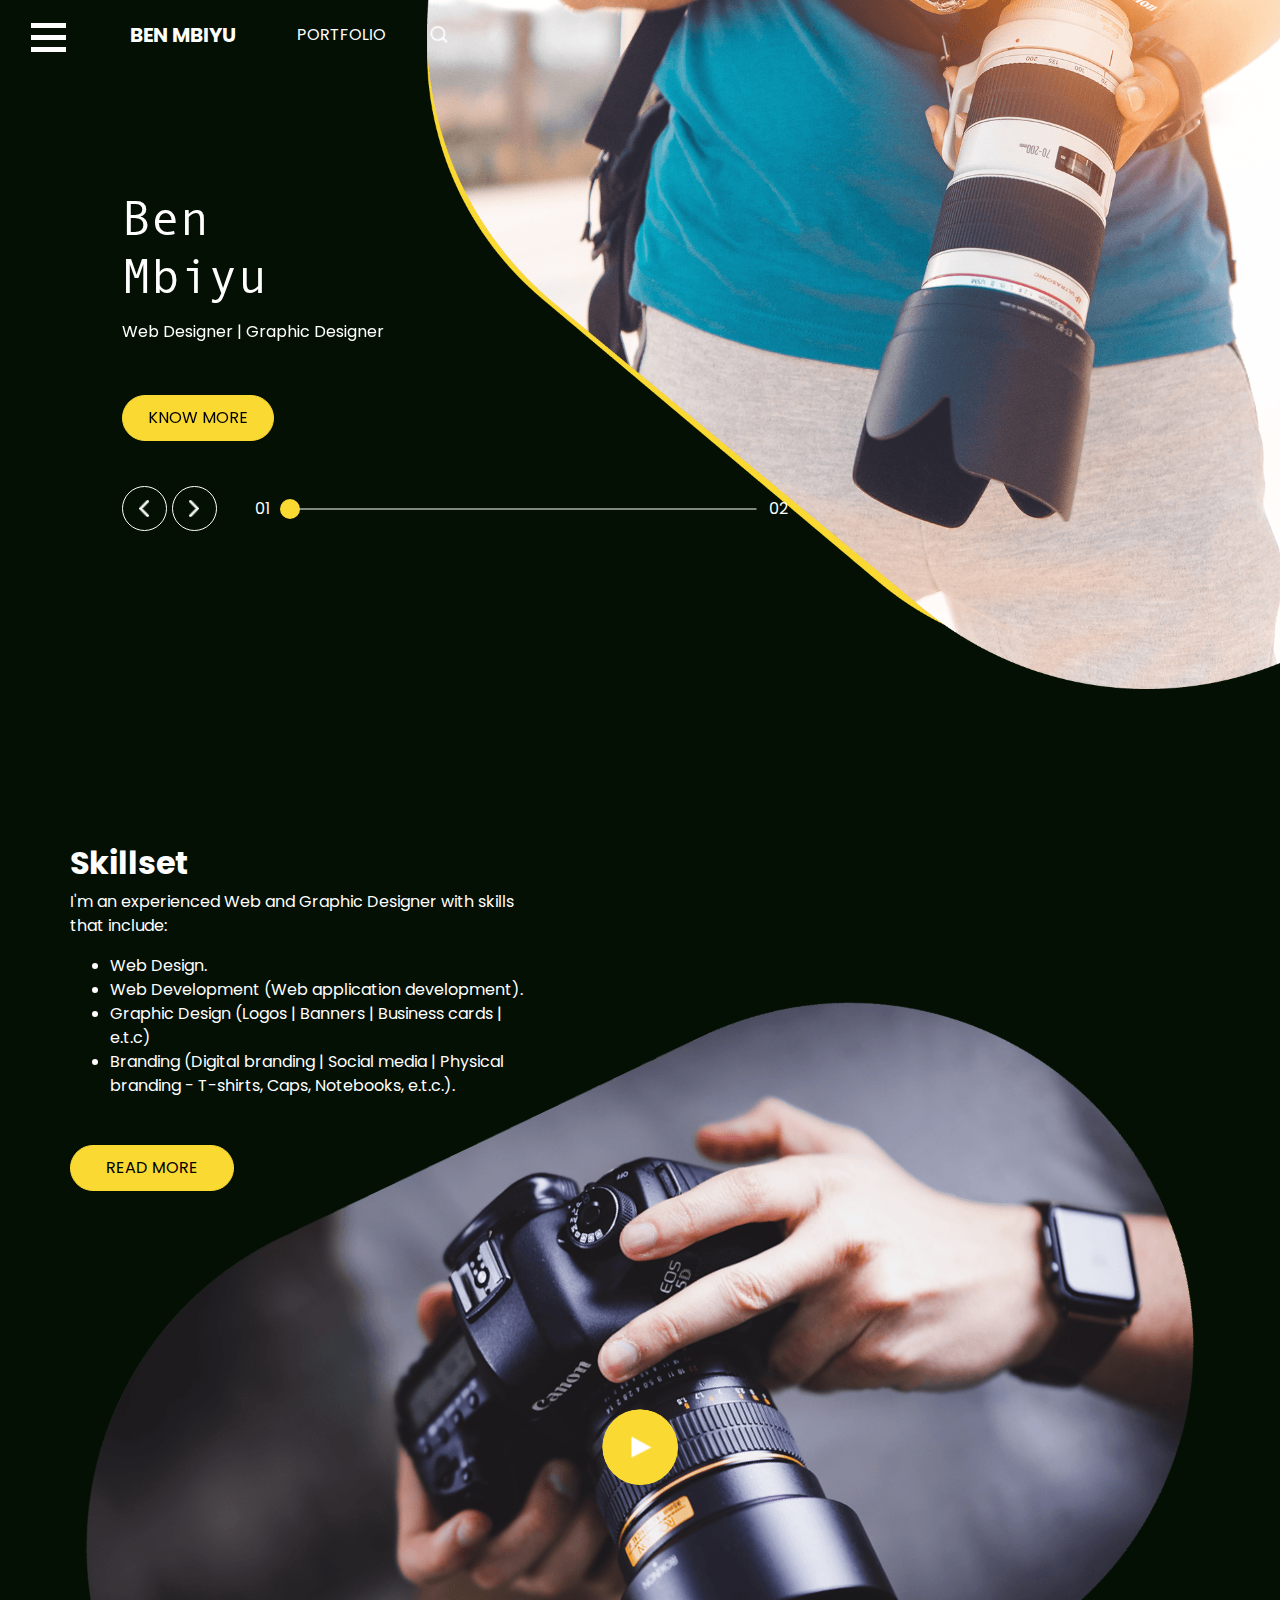
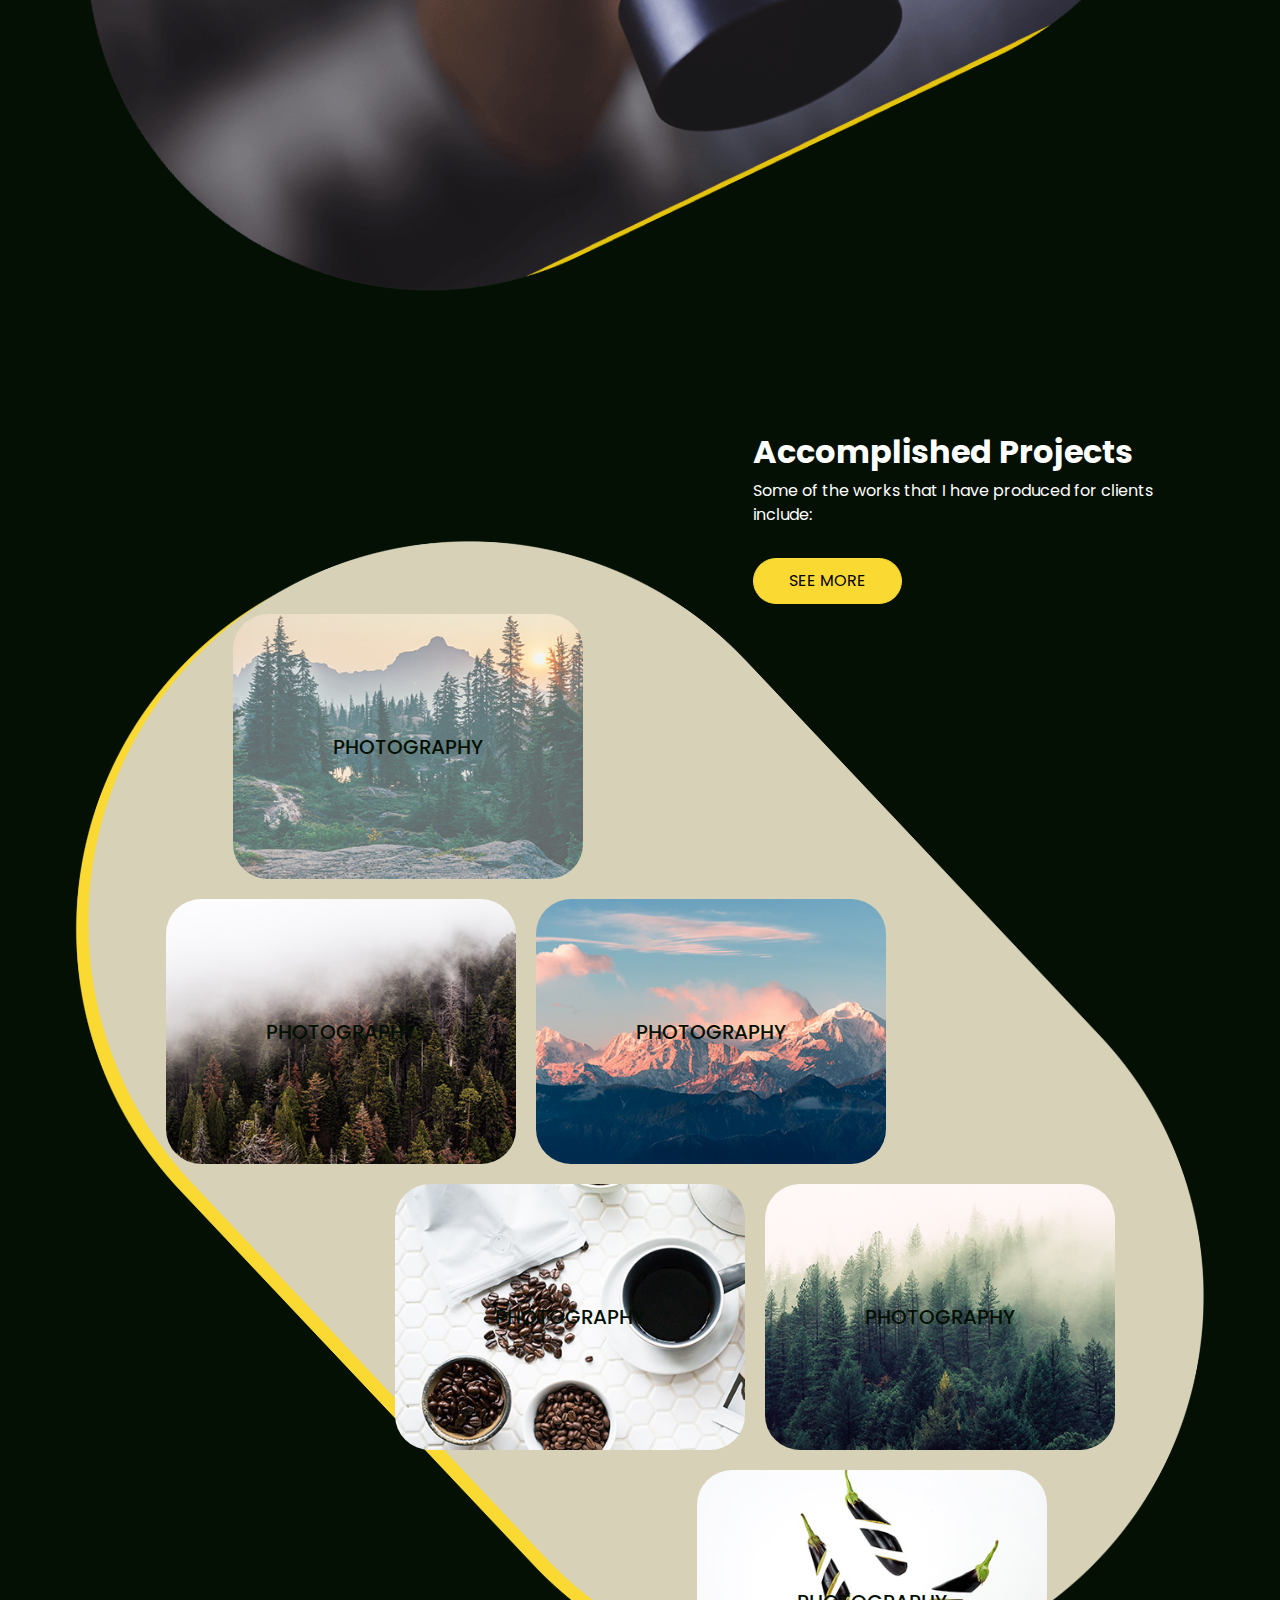
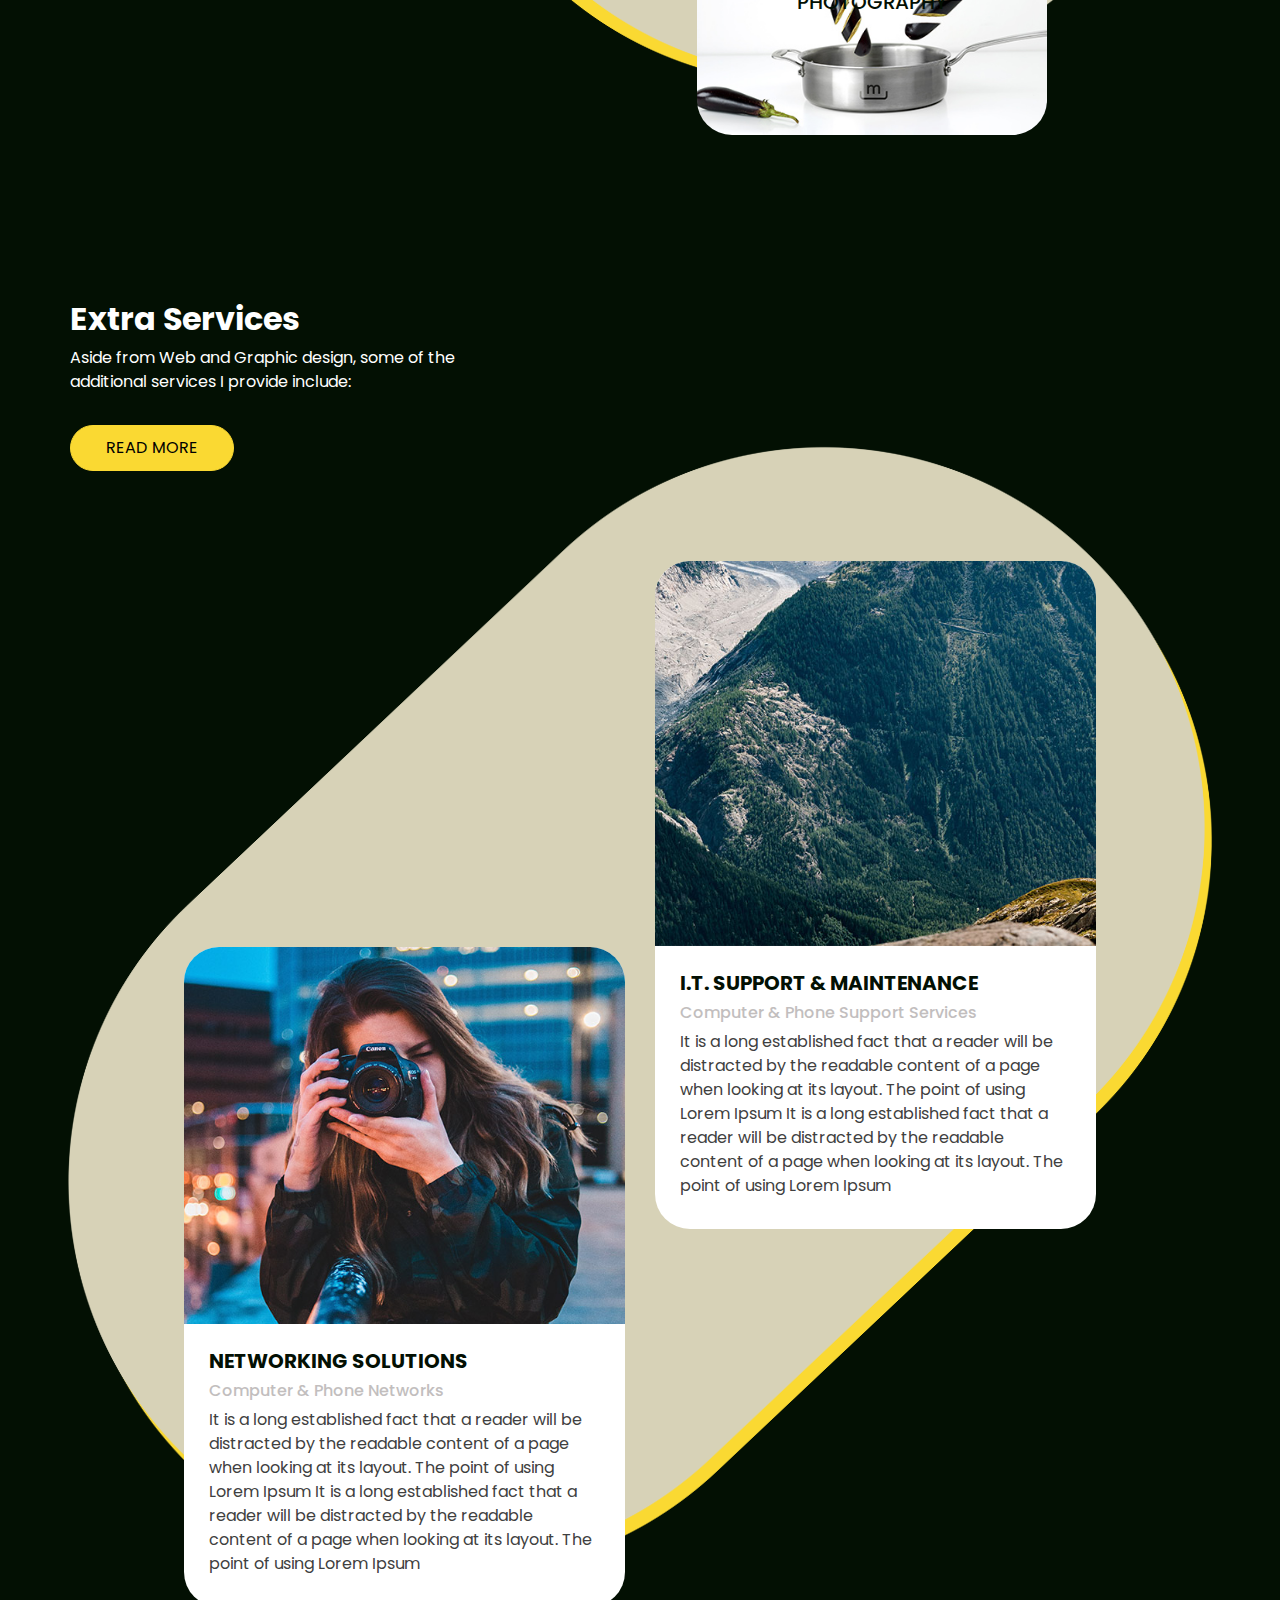
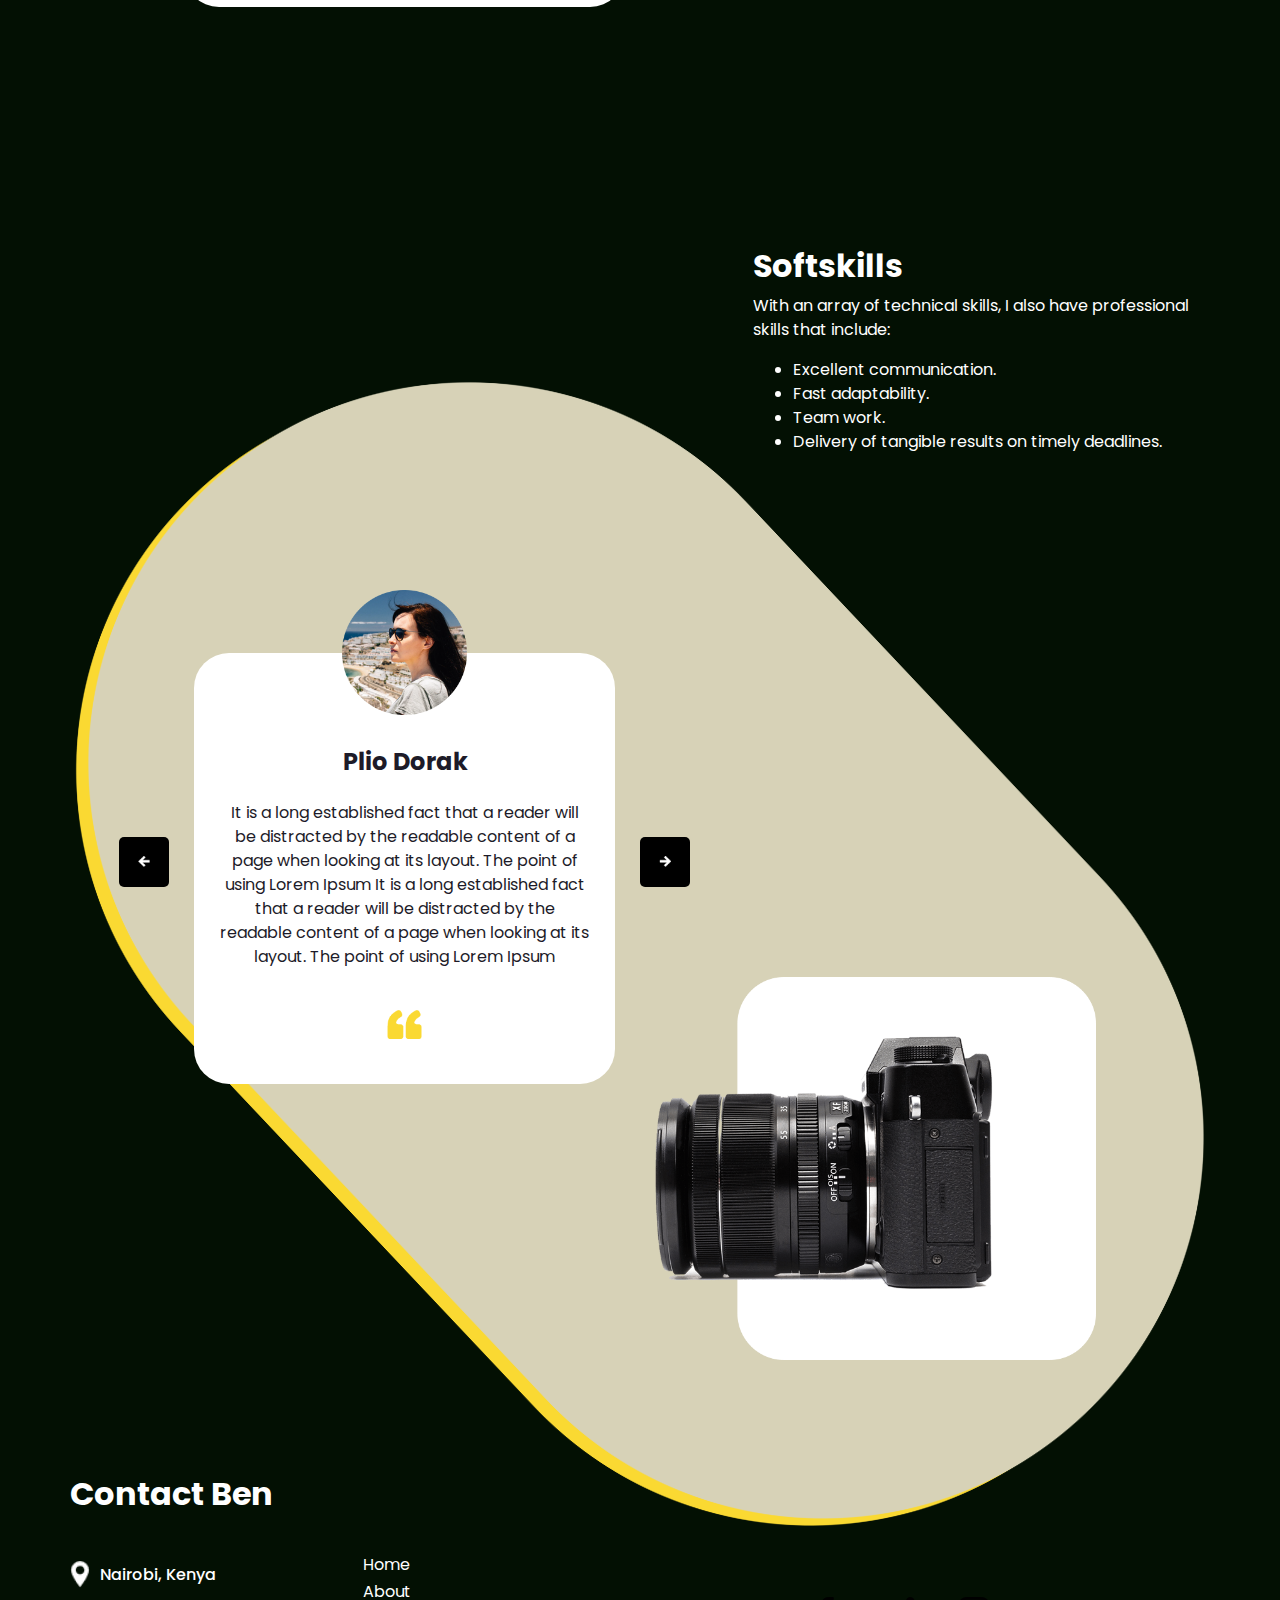
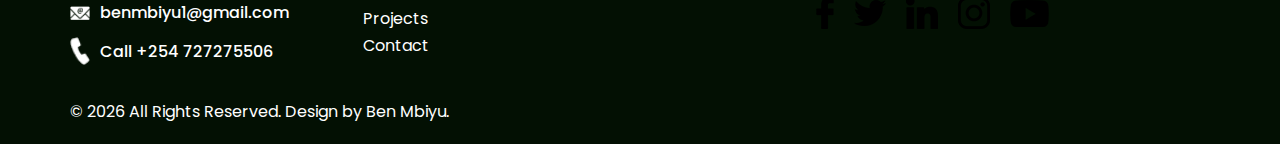
<file: portfolio/index.html>
<!DOCTYPE html>
<html lang="en">

<head>
  <!-- Basic -->
  <meta charset="utf-8" />
  <meta http-equiv="X-UA-Compatible" content="IE=edge" />
  <!-- Mobile Metas -->
  <meta name="viewport" content="width=device-width, initial-scale=1, shrink-to-fit=no" />
  <!-- Site Metas -->
  <meta name="keywords" content="ben mbiyu" />
  <meta name="description" content="ben mbiyu portfolio" />
  <meta name="author" content="ben mbiyu" />

  <title>Ben Mbiyu</title>

  <!-- slider stylesheet -->
  <link rel="stylesheet" type="text/css" href="https://cdnjs.cloudflare.com/ajax/libs/OwlCarousel2/2.3.4/assets/owl.carousel.min.css" />

  <!-- bootstrap core css -->
  <link rel="stylesheet" type="text/css" href="css/bootstrap.css" />

  <!-- Custom styles for this template -->
  <link href=" css/style.css" rel="stylesheet" />
  <!-- responsive style -->
  <link href="css/responsive.css" rel="stylesheet" />
</head>

<body>
  <div class="hero_area">
    <!-- header section strats -->
    <header class="header_section">
      <div class="container-fluid">
        <nav class="navbar navbar-expand-lg custom_nav-container d-block">
          <div class="main_nav_menu">
            <div class="fk_width">
              <div class="custom_menu-btn">
                <button onclick="openNav()">
                  <span class="s-1"> </span>
                  <span class="s-2"> </span>
                  <span class="s-3"> </span>
                </button>
              </div>
              <div id="myNav" class="overlay">
                <div class="overlay-content">
                  <a class="" href="index.html">Home <span class="sr-only">(current)</span></a>
                  <a class="" href="about.html">About </a>
                  <a class="" href="gallery.html">Gallery </a>
                  <a class="" href="blog.html">Blog </a>
                  <a class="" href="testimonial.html">Testimonial </a>
                </div>
              </div>
            </div>
            <a class="navbar-brand" href="index.html">
              <span>
                Ben Mbiyu
              </span>
            </a>
            <div class="user_option">
              <a href="#">
                Portfolio
              </a>
              <form class="form-inline ">
                <button class="btn  nav_search-btn" type="submit"></button>
              </form>
            </div>
          </div>
        </nav>
      </div>
    </header>
    <!-- end header section -->

    <!-- slider section -->
    <section class=" slider_section position-relative">
      <div class="container-fluid">
        <div class="row slider-row">
          <div class="col-lg-3 offset-lg-1">
            <div id="carouselExampleIndicators" class="carousel slide" data-ride="carousel">
              <div class="carousel-inner">
                <div class="carousel-item active">
                  <div class="detail-box">
                    <h1>
                      Ben <br />
                      Mbiyu
                    </h1>
                    <p>
                      Web Designer | Graphic Designer
                    </p>
                    <div>
                      <a href="#">
                        Know more
                      </a>
                    </div>
                  </div>
                </div>
                <div class="carousel-item">
                  <div class="detail-box">
                    <h1>
                      Professional <br />
                      Portfolio
                    </h1>
                    <p>
                      You're in the right place. Nice to meet you!
                    </p>
                    <div>
                      <a href="#">
                        Know more
                      </a>
                    </div>
                  </div>
                </div>
              </div>
              <div class="carousel_control-box">
                <div class="carousel_btn-container">
                  <a class="carousel-control-prev" href="#carouselExampleIndicators" role="button" data-slide="prev">
                    <span class="sr-only">Previous</span>
                  </a>
                  <a class="carousel-control-next" href="#carouselExampleIndicators" role="button" data-slide="next">
                    <span class="sr-only">Next</span>
                  </a>
                </div>
                <ol class="carousel-indicators">
                  <li data-target="#carouselExampleIndicators" data-slide-to="0" class="active li_one">01</li>
                  <li data-target="#carouselExampleIndicators" data-slide-to="1" class="li_two">02</li>
                  <li class="ol_design"></li>
                </ol>
              </div>
            </div>
          </div>
          <div class="col-lg-8 px-0">
            <div class="img-box">
              <img src="images/slider-img.png" alt="" />
            </div>
          </div>
        </div>
      </div>
    </section>
    <!-- end slider section -->
  </div>

  <!-- about section -->

  <section class="about_section layout_padding">
    <div class="container">
      <div class="row">
        <div class="col-md-5">
          <div class="detail-box">
            <div class="heading_container">
              <h2>
                Skillset
              </h2>
              <p>
                I'm an experienced Web and Graphic Designer with skills that include:
                <ul>
                  <li>Web Design.</li>
                  <li>Web Development (Web application development).</li>
                  <li>Graphic Design (Logos | Banners | Business cards | e.t.c)</li>
                  <li>Branding (Digital branding | Social media | Physical branding - T-shirts, Caps, Notebooks, e.t.c.).</li>
                </ul>
              </p>
              <a href="">
                Read More
              </a>
            </div>
          </div>
        </div>
      </div>
    </div>
    <div class="img-box">
      <div class="play_btn">
        <a href="#">
          <img src="images/play.png" alt="" />
        </a>
      </div>
      <img src="images/about-img.png" class="about-img" alt="" />
    </div>
  </section>

  <!-- end about section -->

  <!-- gallery section -->
  <section class="gallery_section layout_padding-top">
    <div class="container">
      <div class="row">
        <div class="col-lg-5 ml-auto">
          <div class="heading_container">
            <h2>
              Accomplished Projects
            </h2>
            <p>
              Some of the works that I have produced for clients include:
            </p>
            <a href="">
              See More
            </a>
          </div>
        </div>
      </div>
    </div>
    <div class="gallery_container">
      <div class="gallery_bg">
        <img src="images/gallery-bg.png" alt="" />
      </div>
      <div class="container">
        <div class="gallery_box">
          <div class="box b1">
            <div class="img-box">
              <img src="images/gallery-1.jpg" alt="" />
              <h5>
                photography
              </h5>
            </div>
          </div>
          <div class="box b2">
            <div class="img-box">
              <img src="images/gallery-2.jpg" alt="" />
              <h5>
                photography
              </h5>
            </div>
            <div class="img-box">
              <img src="images/gallery-3.jpg" alt="" />
              <h5>
                photography
              </h5>
            </div>
          </div>
          <div class="box b3">
            <div class="img-box">
              <img src="images/gallery-4.jpg" alt="" />
              <h5>
                photography
              </h5>
            </div>
            <div class="img-box">
              <img src="images/gallery-5.jpg" alt="" />
              <h5>
                photography
              </h5>
            </div>
          </div>
          <div class="box b4">
            <div class="img-box">
              <img src="images/gallery-6.jpg" alt="" />
              <h5>
                photography
              </h5>
            </div>
          </div>
        </div>
      </div>
    </div>
  </section>
  <!-- end gallery section -->

  <!-- blog section -->

  <section class="blog_section layout_padding">
    <div class="container">
      <div class="row">
        <div class="col-md-5">
          <div class="detail-box">
            <div class="heading_container">
              <h2>
                Extra Services
              </h2>
              <p>
                Aside from Web and Graphic design, some of the additional services I provide include:
              </p>
              <a href="">
                Read More
              </a>
            </div>
          </div>
        </div>
      </div>
    </div>
    <div class="blog_container">
      <div class="blog_bg">
        <img src="images/gallery-bg.png" alt="" />
      </div>
      <div class="container">
        <div class="blog_box">
          <div class="row">
            <div class="col-md-6">
              <div class="box b1">
                <div class="img-box">
                  <img src="images/blog1.jpg" alt="" />
                </div>
                <div class="blog-detail">
                  <div class="blog_title">
                    <h5>
                      Networking Solutions
                    </h5>
                    <div class="blog_post">
                      <h6>
                        Computer & Phone Networks 
                      </h6>
                    </div>
                  </div>
                  <p>
                    It is a long established fact that a reader will be distracted by the readable content of a page when looking at its layout. The point of using Lorem Ipsum It is a long established fact that a reader will be distracted by the readable content of a page when looking at its layout. The point of using Lorem Ipsum
                  </p>
                </div>
              </div>
            </div>
            <div class="col-md-6">
              <div class="box b2">
                <div class="img-box">
                  <img src="images/blog2.jpg" alt="" />
                </div>
                <div class="blog-detail">
                  <div class="blog_title">
                    <h5>
                      I.T. Support & Maintenance
                    </h5>
                    <div class="blog_post">
                      <h6>
                        Computer & Phone Support Services
                      </h6>
                    </div>
                  </div>
                  <p>
                    It is a long established fact that a reader will be distracted by the readable content of a page when looking at its layout. The point of using Lorem Ipsum It is a long established fact that a reader will be distracted by the readable content of a page when looking at its layout. The point of using Lorem Ipsum
                  </p>
                </div>
              </div>
            </div>
          </div>
        </div>
      </div>
    </div>
  </section>

  <!-- end blog section -->

  <!-- client section -->

  <section class="client_section layout_padding">
    <div class="container">
      <div class="row">
        <div class="col-lg-5 ml-auto">
          <div class="heading_container">
            <h2>
              Softskills
            </h2>
            <p>
              With an array of technical skills, I also have professional skills that include:
            </p>
            <ul>
              <li>Excellent communication.</li>
              <li>Fast adaptability.</li>
              <li>Team work.</li>
              <li>Delivery of tangible results on timely deadlines.</li>
            </ul>
          </div>
        </div>
      </div>
    </div>
    <div class="client_container">
      <div class="client_bg">
        <img src="images/gallery-bg.png" alt="" />
      </div>
      <div class="container">
        <div class="client_box">
          <div class="row">
            <div class="col-lg-6">
              <div class="box b1">
                <div id="carouselExampleControls" class="carousel slide" data-ride="carousel">
                  <div class="carousel-inner">
                    <div class="carousel-item active">
                      <div class="client_content-box layout_padding">
                        <div class="img-box">
                          <img src="images/client.png" alt="" />
                        </div>
                        <div class="detail-box">
                          <h4>
                            Plio Dorak
                          </h4>
                          <p>
                            It is a long established fact that a reader will be distracted by the readable content of a page when looking at its layout. The point of using Lorem Ipsum It is a long established fact that a reader will be distracted by the readable content of a page when looking at its layout. The point of using Lorem Ipsum
                          </p>
                          <img src="images/quote.png" alt="" />
                        </div>
                      </div>
                    </div>
                    <div class="carousel-item">
                      <div class="client_content-box layout_padding">
                        <div class="img-box">
                          <img src="images/client.png" alt="" />
                        </div>
                        <div class="detail-box">
                          <h4>
                            Plio Dorak
                          </h4>
                          <p>
                            It is a long established fact that a reader will be distracted by the readable content of a page when looking at its layout. The point of using Lorem Ipsum It is a long established fact that a reader will be distracted by the readable content of a page when looking at its layout. The point of using Lorem Ipsum
                          </p>
                          <img src="images/quote.png" alt="" />
                        </div>
                      </div>
                    </div>
                    <div class="carousel-item">
                      <div class="client_content-box layout_padding">
                        <div class="img-box">
                          <img src="images/client.png" alt="" />
                        </div>
                        <div class="detail-box">
                          <h4>
                            Plio Dorak
                          </h4>
                          <p>
                            It is a long established fact that a reader will be distracted by the readable content of a page when looking at its layout. The point of using Lorem Ipsum It is a long established fact that a reader will be distracted by the readable content of a page when looking at its layout. The point of using Lorem Ipsum
                          </p>
                          <img src="images/quote.png" alt="" />
                        </div>
                      </div>
                    </div>
                  </div>
                  <a class="carousel-control-prev" href="#carouselExampleControls" role="button" data-slide="prev">
                    <span class="sr-only">Previous</span>
                  </a>
                  <a class="carousel-control-next" href="#carouselExampleControls" role="button" data-slide="next">
                    <span class="sr-only">Next</span>
                  </a>
                </div>
              </div>
            </div>
            <div class="col-lg-6">
              <div class="box b2">
                <div class="camera_img-box">
                  <img src="images/camera.png" alt="" />
                </div>
              </div>
            </div>
          </div>
        </div>
      </div>
    </div>
  </section>

  <!-- end client section -->

  <!-- info section -->

  <section class="info_section ">
    <div class="info_container layout_padding-top">
      <div class="container">
        <div class="heading_container">
          <h2>
            Contact Ben
          </h2>
        </div>
        <div class="info_main">
          <div class="row">
            <div class="col-md-4 col-lg-3">
              <div class="info_contact ">
                <a href="#" class="link-box">
                  <div class="img-box">
                    <img src="images/location.png" alt="" />
                  </div>
                  <div class="detail-box">
                    <h6>
                      Nairobi, Kenya
                    </h6>
                  </div>
                </a>
                <a href="#" class="link-box">
                  <div class="img-box">
                    <img src="images/mail.png" alt="" />
                  </div>
                  <div class="detail-box">
                    <h6>
                      benmbiyu1@gmail.com
                    </h6>
                  </div>
                </a>
                <a href="#" class="link-box">
                  <div class="img-box">
                    <img src="images/call.png" alt="" />
                  </div>
                  <div class="detail-box">
                    <h6>
                      Call +254 727275506
                    </h6>
                  </div>
                </a>
              </div>
            </div>
            <div class="col-md-2 col-lg-3">
              <div class="info_link-box">
                <ul>
                  <li class=" ">
                    <a class="" href="index.html">Home <span class="sr-only">(current)</span></a>
                  </li>
                  <li class="">
                    <a class="" href="about.html">About </a>
                  </li>
                  <li class="">
                    <a class="" href="gallery.html">Projects </a>
                  </li>
                  <li class="">
                    <a class="" href="blog.html">Contact </a>
                  </li>
                </ul>
              </div>
            </div>
            <div class="col-md-6 ">
              <div class="social_box">
                <a href="#">
                  <img src="images/facebook.png" alt="" />
                </a>
                <a href="#">
                  <img src="images/twitter.png" alt="" />
                </a>
                <a href="#">
                  <img src="images/linkedin.png" alt="" />
                </a>
                <a href="#">
                  <img src="images/instagram.png" alt="" />
                </a>
                <a href="#">
                  <img src="images/youtube.png" alt="" />
                </a>
              </div>
            </div>
          </div>
        </div>
      </div>
    </div>
  </section>

  <!-- end info section -->

  <!-- footer section -->
  <footer class="footer_section ">
    <div class="container">
      <p>
        &copy; <span id="displayYear"></span> All Rights Reserved. Design by Ben Mbiyu.
      </p>
    </div>
  </footer>
  <!-- footer section -->

  <script src="js/jquery-3.4.1.min.js"></script>
  <script src="js/bootstrap.js"></script>
  <script src="https://cdnjs.cloudflare.com/ajax/libs/OwlCarousel2/2.3.4/owl.carousel.min.js"></script>
  <script src="js/custom.js"></script>
</body>

</html>
</file>
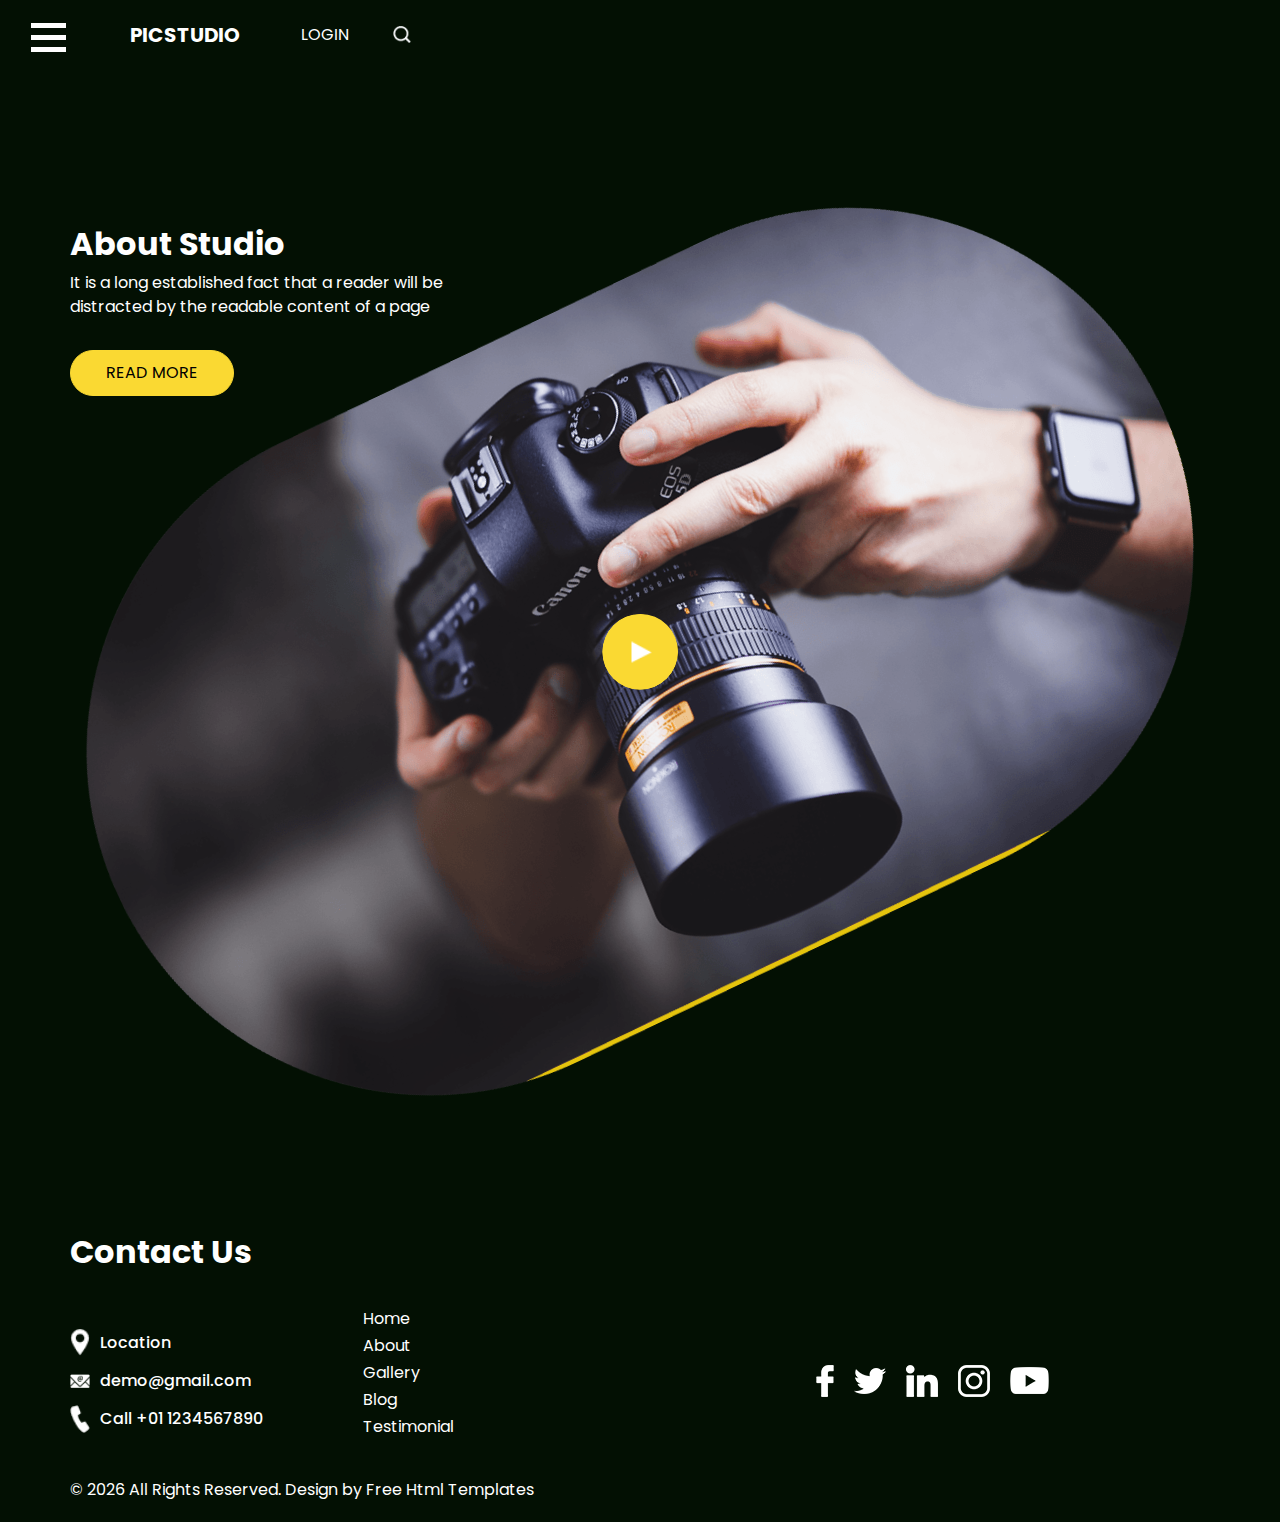
<file: portfolio/about.html>
<!DOCTYPE html>
<html lang="en">

<head>
  <!-- Basic -->
  <meta charset="utf-8" />
  <meta http-equiv="X-UA-Compatible" content="IE=edge" />
  <!-- Mobile Metas -->
  <meta name="viewport" content="width=device-width, initial-scale=1, shrink-to-fit=no" />
  <!-- Site Metas -->
  <meta name="keywords" content="" />
  <meta name="description" content="" />
  <meta name="author" content="" />

  <title>Picstudio</title>

  <!-- slider stylesheet -->
  <link rel="stylesheet" type="text/css" href="https://cdnjs.cloudflare.com/ajax/libs/OwlCarousel2/2.3.4/assets/owl.carousel.min.css" />

  <!-- bootstrap core css -->
  <link rel="stylesheet" type="text/css" href="css/bootstrap.css" />

  <!-- Custom styles for this template -->
  <link href=" css/style.css" rel="stylesheet" />
  <!-- responsive style -->
  <link href="css/responsive.css" rel="stylesheet" />
</head>

<body class="sub_page">
  <div class="hero_area">
    <!-- header section strats -->
    <header class="header_section">
      <div class="container-fluid">
        <nav class="navbar navbar-expand-lg custom_nav-container d-block">
          <div class="main_nav_menu">
            <div class="fk_width">
              <div class="custom_menu-btn">
                <button onclick="openNav()">
                  <span class="s-1"> </span>
                  <span class="s-2"> </span>
                  <span class="s-3"> </span>
                </button>
              </div>
              <div id="myNav" class="overlay">
                <div class="overlay-content">
                  <a class="" href="index.html">Home <span class="sr-only">(current)</span></a>
                  <a class="" href="about.html">About </a>
                  <a class="" href="gallery.html">Gallery </a>
                  <a class="" href="blog.html">Blog </a>
                  <a class="" href="testimonial.html">Testimonial </a>
                </div>
              </div>
            </div>
            <a class="navbar-brand" href="index.html">
              <span>
                Picstudio
              </span>
            </a>
            <div class="user_option">
              <a href="#">
                login
              </a>
              <form class="form-inline ">
                <button class="btn  nav_search-btn" type="submit"></button>
              </form>
            </div>
          </div>
        </nav>
      </div>
    </header>
    <!-- end header section -->
  </div>

  <div class="layout_padding">
    <!-- about section -->

    <section class="about_section layout_padding-bottom">
      <div class="container">
        <div class="row">
          <div class="col-md-5">
            <div class="detail-box">
              <div class="heading_container">
                <h2>
                  About Studio
                </h2>
                <p>
                  It is a long established fact that a reader will be distracted by the readable content of a page
                </p>
                <a href="">
                  Read More
                </a>
              </div>
            </div>
          </div>
        </div>
      </div>
      <div class="img-box">
        <div class="play_btn">
          <a href="#">
            <img src="images/play.png" alt="" />
          </a>
        </div>
        <img src="images/about-img.png" class="about-img" alt="" />
      </div>
    </section>

    <!-- end about section -->
  </div>


  <!-- info section -->

  <section class="info_section ">
    <div class="info_container layout_padding-top">
      <div class="container">
        <div class="heading_container">
          <h2>
            Contact Us
          </h2>
        </div>
        <div class="info_main">
          <div class="row">
            <div class="col-md-4 col-lg-3">
              <div class="info_contact ">
                <a href="#" class="link-box">
                  <div class="img-box">
                    <img src="images/location.png" alt="" />
                  </div>
                  <div class="detail-box">
                    <h6>
                      Location
                    </h6>
                  </div>
                </a>
                <a href="#" class="link-box">
                  <div class="img-box">
                    <img src="images/mail.png" alt="" />
                  </div>
                  <div class="detail-box">
                    <h6>
                      demo@gmail.com
                    </h6>
                  </div>
                </a>
                <a href="#" class="link-box">
                  <div class="img-box">
                    <img src="images/call.png" alt="" />
                  </div>
                  <div class="detail-box">
                    <h6>
                      Call +01 1234567890
                    </h6>
                  </div>
                </a>
              </div>
            </div>
            <div class="col-md-2 col-lg-3">
              <div class="info_link-box">
                <ul>
                  <li class=" active">
                    <a class="" href="index.html">Home <span class="sr-only">(current)</span></a>
                  </li>
                  <li class="">
                    <a class="" href="about.html">About </a>
                  </li>
                  <li class="">
                    <a class="" href="gallery.html">Gallery </a>
                  </li>
                  <li class="">
                    <a class="" href="blog.html">Blog </a>
                  </li>
                  <li class="">
                    <a class="" href="testimonial.html">Testimonial </a>
                  </li>
                </ul>
              </div>
            </div>
            <div class="col-md-6 ">
              <div class="social_box">
                <a href="#">
                  <img src="images/facebook.png" alt="" />
                </a>
                <a href="#">
                  <img src="images/twitter.png" alt="" />
                </a>
                <a href="#">
                  <img src="images/linkedin.png" alt="" />
                </a>
                <a href="#">
                  <img src="images/instagram.png" alt="" />
                </a>
                <a href="#">
                  <img src="images/youtube.png" alt="" />
                </a>
              </div>
            </div>
          </div>
        </div>
      </div>
    </div>
  </section>

  <!-- end info section -->

  <!-- footer section -->
  <footer class="footer_section ">
    <div class="container">
      <p>
        &copy; <span id="displayYear"></span> All Rights Reserved. Design by
        <a href="https://html.design/">Free Html Templates</a>
      </p>
    </div>
  </footer>
  <!-- footer section -->

  <script src="js/jquery-3.4.1.min.js"></script>
  <script src="js/bootstrap.js"></script>
  <script src="https://cdnjs.cloudflare.com/ajax/libs/OwlCarousel2/2.3.4/owl.carousel.min.js"></script>
  <script src="js/custom.js"></script>
</body>

</html>
</file>
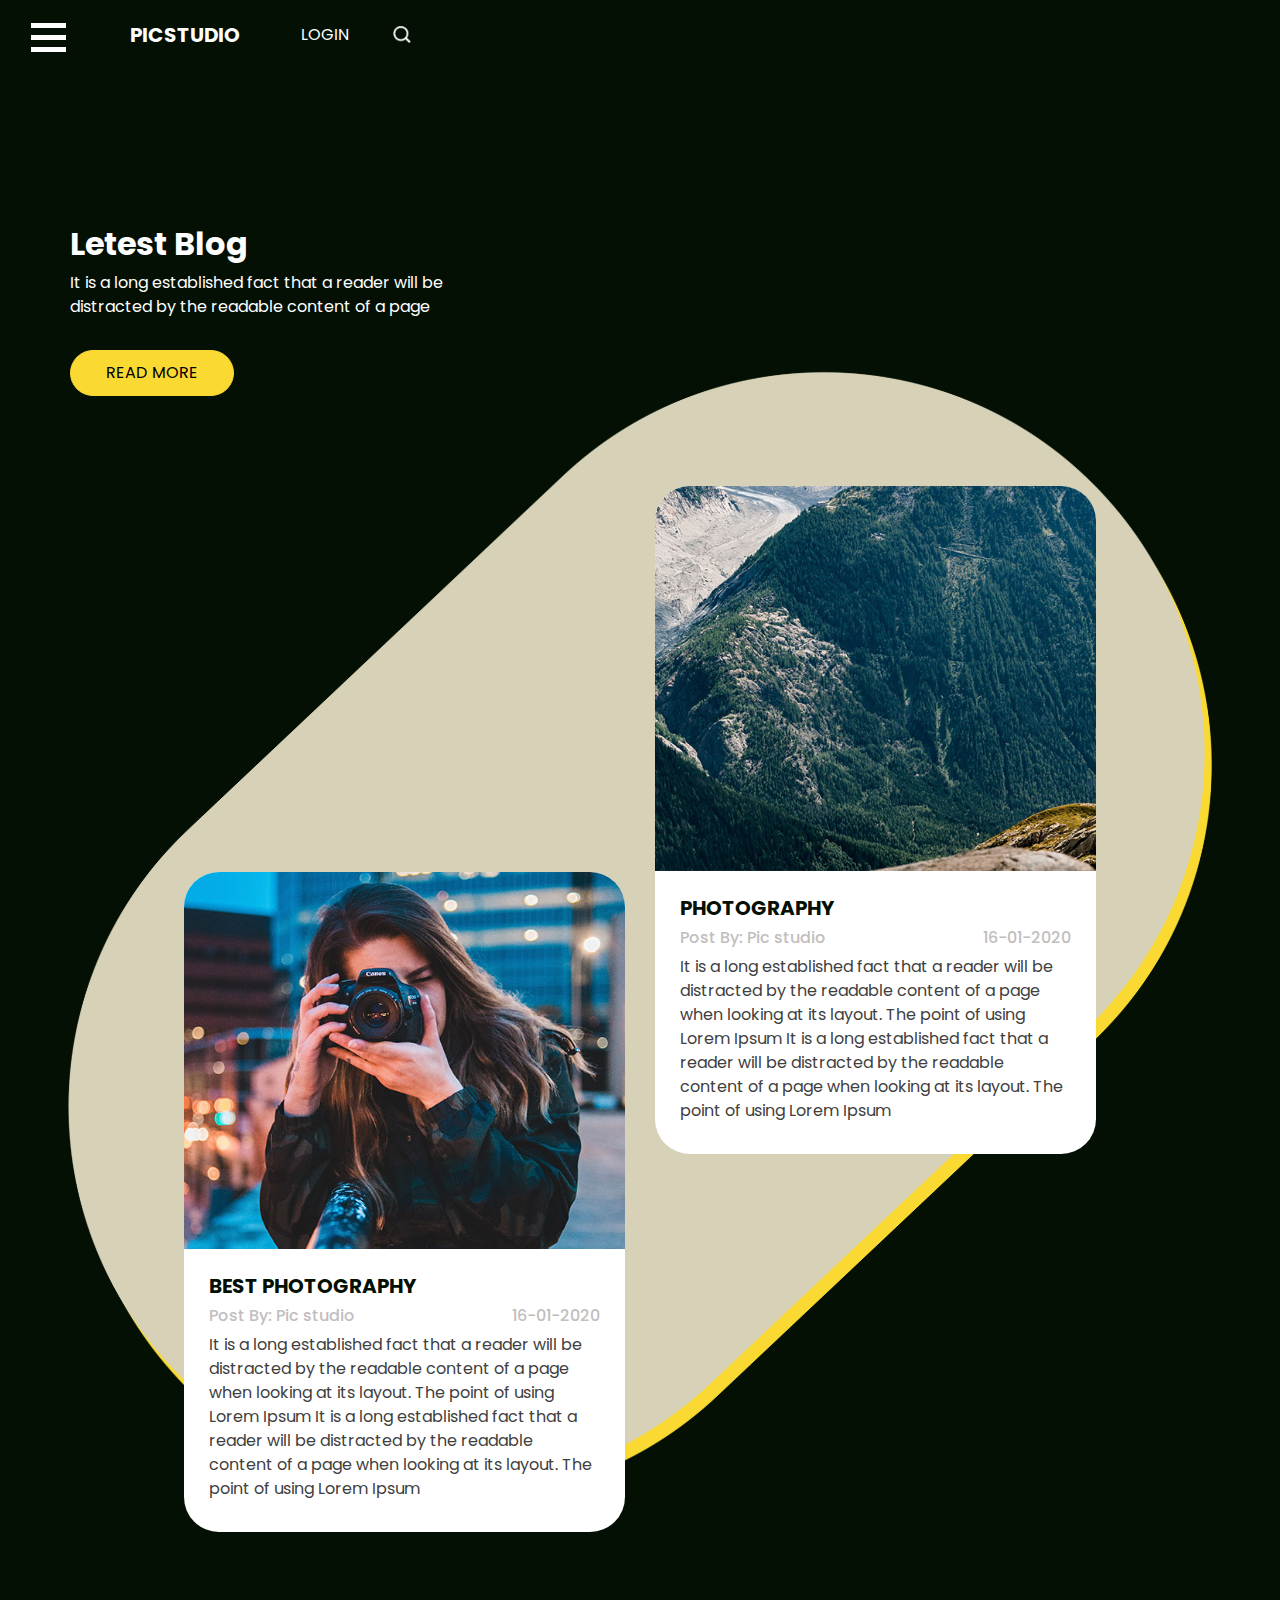
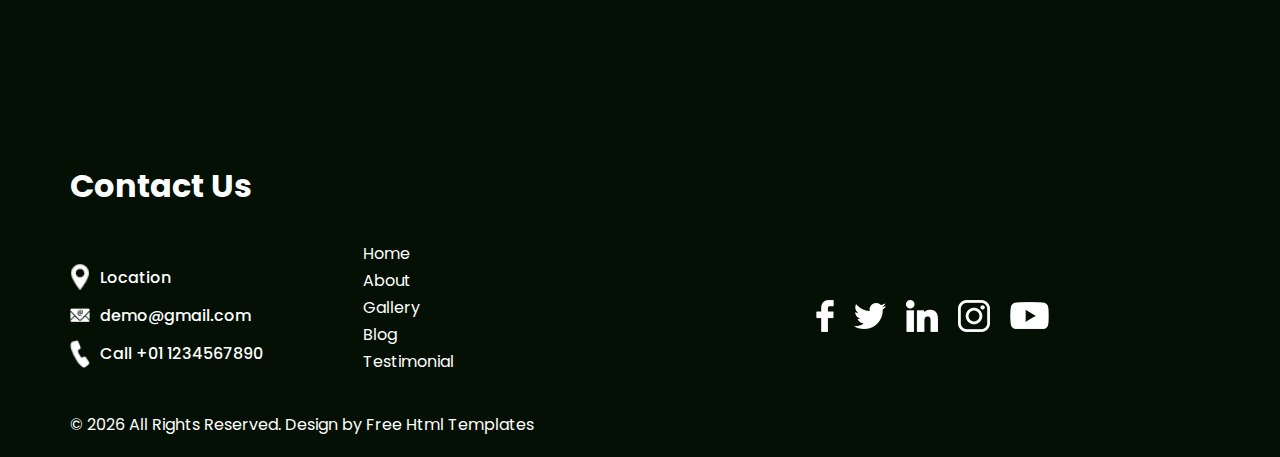
<file: portfolio/blog.html>
<!DOCTYPE html>
<html lang="en">

<head>
  <!-- Basic -->
  <meta charset="utf-8" />
  <meta http-equiv="X-UA-Compatible" content="IE=edge" />
  <!-- Mobile Metas -->
  <meta name="viewport" content="width=device-width, initial-scale=1, shrink-to-fit=no" />
  <!-- Site Metas -->
  <meta name="keywords" content="" />
  <meta name="description" content="" />
  <meta name="author" content="" />

  <title>Picstudio</title>

  <!-- slider stylesheet -->
  <link rel="stylesheet" type="text/css" href="https://cdnjs.cloudflare.com/ajax/libs/OwlCarousel2/2.3.4/assets/owl.carousel.min.css" />

  <!-- bootstrap core css -->
  <link rel="stylesheet" type="text/css" href="css/bootstrap.css" />

  <!-- Custom styles for this template -->
  <link href=" css/style.css" rel="stylesheet" />
  <!-- responsive style -->
  <link href="css/responsive.css" rel="stylesheet" />
</head>

<body class="sub_page">
  <div class="hero_area">
    <!-- header section strats -->
    <header class="header_section">
      <div class="container-fluid">
        <nav class="navbar navbar-expand-lg custom_nav-container d-block">
          <div class="main_nav_menu">
            <div class="fk_width">
              <div class="custom_menu-btn">
                <button onclick="openNav()">
                  <span class="s-1"> </span>
                  <span class="s-2"> </span>
                  <span class="s-3"> </span>
                </button>
              </div>
              <div id="myNav" class="overlay">
                <div class="overlay-content">
                  <a class="" href="index.html">Home <span class="sr-only">(current)</span></a>
                  <a class="" href="about.html">About </a>
                  <a class="" href="gallery.html">Gallery </a>
                  <a class="" href="blog.html">Blog </a>
                  <a class="" href="testimonial.html">Testimonial </a>
                </div>
              </div>
            </div>
            <a class="navbar-brand" href="index.html">
              <span>
                Picstudio
              </span>
            </a>
            <div class="user_option">
              <a href="#">
                login
              </a>
              <form class="form-inline ">
                <button class="btn  nav_search-btn" type="submit"></button>
              </form>
            </div>
          </div>
        </nav>
      </div>
    </header>
    <!-- end header section -->
  </div>

  <div class="layout_padding-bottom">

    <!-- blog section -->

    <section class="blog_section layout_padding">
      <div class="container">
        <div class="row">
          <div class="col-md-5">
            <div class="detail-box">
              <div class="heading_container">
                <h2>
                  Letest Blog
                </h2>
                <p>
                  It is a long established fact that a reader will be distracted by the readable content of a page
                </p>
                <a href="">
                  Read More
                </a>
              </div>
            </div>
          </div>
        </div>
      </div>
      <div class="blog_container">
        <div class="blog_bg">
          <img src="images/gallery-bg.png" alt="" />
        </div>
        <div class="container">
          <div class="blog_box">
            <div class="row">
              <div class="col-md-6">
                <div class="box b1">
                  <div class="img-box">
                    <img src="images/blog1.jpg" alt="" />
                  </div>
                  <div class="blog-detail">
                    <div class="blog_title">
                      <h5>
                        Best photography
                      </h5>
                      <div class="blog_post">
                        <h6>
                          Post By: Pic studio
                        </h6>
                        <h6>
                          16-01-2020
                        </h6>
                      </div>
                    </div>
                    <p>
                      It is a long established fact that a reader will be distracted by the readable content of a page when looking at its layout. The point of using Lorem Ipsum It is a long established fact that a reader will be distracted by the readable content of a page when looking at its layout. The point of using Lorem Ipsum
                    </p>
                  </div>
                </div>
              </div>
              <div class="col-md-6">
                <div class="box b2">
                  <div class="img-box">
                    <img src="images/blog2.jpg" alt="" />
                  </div>
                  <div class="blog-detail">
                    <div class="blog_title">
                      <h5>
                        Photography
                      </h5>
                      <div class="blog_post">
                        <h6>
                          Post By: Pic studio
                        </h6>
                        <h6>
                          16-01-2020
                        </h6>
                      </div>
                    </div>
                    <p>
                      It is a long established fact that a reader will be distracted by the readable content of a page when looking at its layout. The point of using Lorem Ipsum It is a long established fact that a reader will be distracted by the readable content of a page when looking at its layout. The point of using Lorem Ipsum
                    </p>
                  </div>
                </div>
              </div>
            </div>
          </div>
        </div>
      </div>
    </section>

    <!-- end blog section -->
  </div>

  <!-- info section -->

  <section class="info_section ">
    <div class="info_container layout_padding-top">
      <div class="container">
        <div class="heading_container">
          <h2>
            Contact Us
          </h2>
        </div>
        <div class="info_main">
          <div class="row">
            <div class="col-md-4 col-lg-3">
              <div class="info_contact ">
                <a href="#" class="link-box">
                  <div class="img-box">
                    <img src="images/location.png" alt="" />
                  </div>
                  <div class="detail-box">
                    <h6>
                      Location
                    </h6>
                  </div>
                </a>
                <a href="#" class="link-box">
                  <div class="img-box">
                    <img src="images/mail.png" alt="" />
                  </div>
                  <div class="detail-box">
                    <h6>
                      demo@gmail.com
                    </h6>
                  </div>
                </a>
                <a href="#" class="link-box">
                  <div class="img-box">
                    <img src="images/call.png" alt="" />
                  </div>
                  <div class="detail-box">
                    <h6>
                      Call +01 1234567890
                    </h6>
                  </div>
                </a>
              </div>
            </div>
            <div class="col-md-2 col-lg-3">
              <div class="info_link-box">
                <ul>
                  <li class=" active">
                    <a class="" href="index.html">Home <span class="sr-only">(current)</span></a>
                  </li>
                  <li class="">
                    <a class="" href="about.html">About </a>
                  </li>
                  <li class="">
                    <a class="" href="gallery.html">Gallery </a>
                  </li>
                  <li class="">
                    <a class="" href="blog.html">Blog </a>
                  </li>
                  <li class="">
                    <a class="" href="testimonial.html">Testimonial </a>
                  </li>
                </ul>
              </div>
            </div>
            <div class="col-md-6 ">
              <div class="social_box">
                <a href="#">
                  <img src="images/facebook.png" alt="" />
                </a>
                <a href="#">
                  <img src="images/twitter.png" alt="" />
                </a>
                <a href="#">
                  <img src="images/linkedin.png" alt="" />
                </a>
                <a href="#">
                  <img src="images/instagram.png" alt="" />
                </a>
                <a href="#">
                  <img src="images/youtube.png" alt="" />
                </a>
              </div>
            </div>
          </div>
        </div>
      </div>
    </div>
  </section>

  <!-- end info section -->

  <!-- footer section -->
  <footer class="footer_section ">
    <div class="container">
      <p>
        &copy; <span id="displayYear"></span> All Rights Reserved. Design by
        <a href="https://html.design/">Free Html Templates</a>
      </p>
    </div>
  </footer>
  <!-- footer section -->

  <script src="js/jquery-3.4.1.min.js"></script>
  <script src="js/bootstrap.js"></script>
  <script src="https://cdnjs.cloudflare.com/ajax/libs/OwlCarousel2/2.3.4/owl.carousel.min.js"></script>
  <script src="js/custom.js"></script>
</body>

</html>
</file>
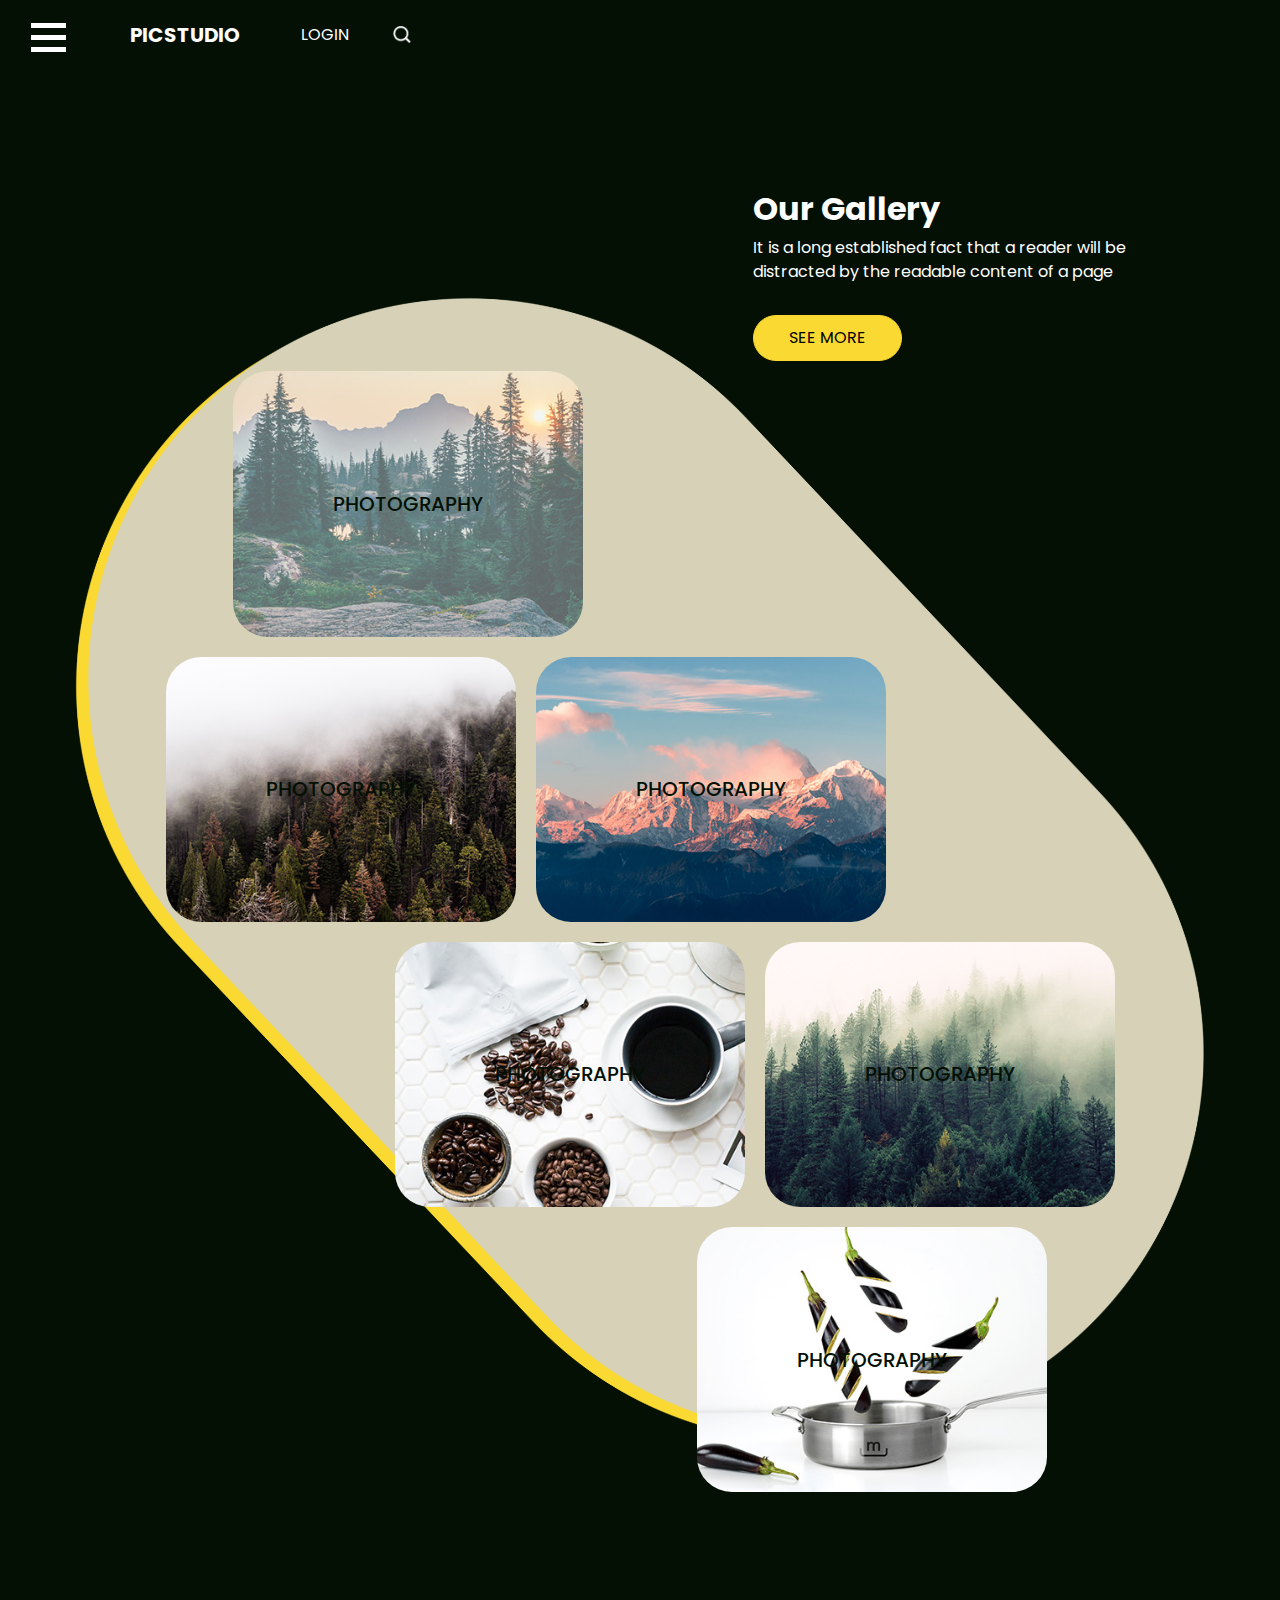
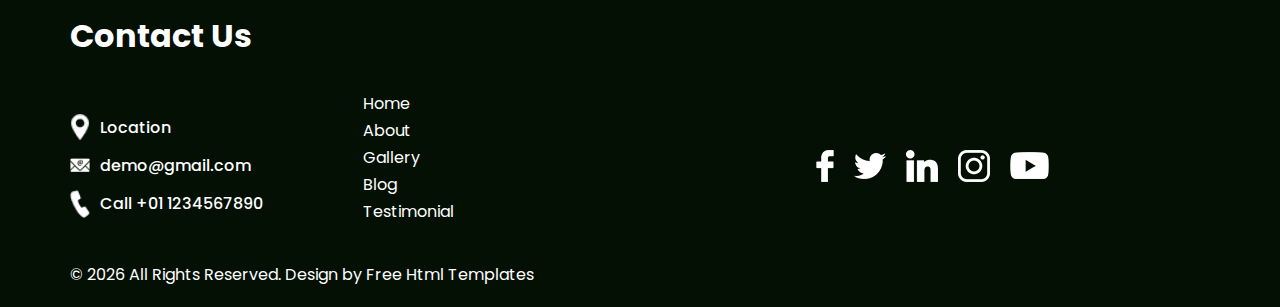
<file: portfolio/gallery.html>
<!DOCTYPE html>
<html lang="en">

<head>
  <!-- Basic -->
  <meta charset="utf-8" />
  <meta http-equiv="X-UA-Compatible" content="IE=edge" />
  <!-- Mobile Metas -->
  <meta name="viewport" content="width=device-width, initial-scale=1, shrink-to-fit=no" />
  <!-- Site Metas -->
  <meta name="keywords" content="" />
  <meta name="description" content="" />
  <meta name="author" content="" />

  <title>Picstudio</title>

  <!-- slider stylesheet -->
  <link rel="stylesheet" type="text/css" href="https://cdnjs.cloudflare.com/ajax/libs/OwlCarousel2/2.3.4/assets/owl.carousel.min.css" />

  <!-- bootstrap core css -->
  <link rel="stylesheet" type="text/css" href="css/bootstrap.css" />

  <!-- Custom styles for this template -->
  <link href=" css/style.css" rel="stylesheet" />
  <!-- responsive style -->
  <link href="css/responsive.css" rel="stylesheet" />
</head>

<body class="sub_page">
  <div class="hero_area">
    <!-- header section strats -->
    <header class="header_section">
      <div class="container-fluid">
        <nav class="navbar navbar-expand-lg custom_nav-container d-block">
          <div class="main_nav_menu">
            <div class="fk_width">
              <div class="custom_menu-btn">
                <button onclick="openNav()">
                  <span class="s-1"> </span>
                  <span class="s-2"> </span>
                  <span class="s-3"> </span>
                </button>
              </div>
              <div id="myNav" class="overlay">
                <div class="overlay-content">
                  <a class="" href="index.html">Home <span class="sr-only">(current)</span></a>
                  <a class="" href="about.html">About </a>
                  <a class="" href="gallery.html">Gallery </a>
                  <a class="" href="blog.html">Blog </a>
                  <a class="" href="testimonial.html">Testimonial </a>
                </div>
              </div>
            </div>
            <a class="navbar-brand" href="index.html">
              <span>
                Picstudio
              </span>
            </a>
            <div class="user_option">
              <a href="#">
                login
              </a>
              <form class="form-inline ">
                <button class="btn  nav_search-btn" type="submit"></button>
              </form>
            </div>
          </div>
        </nav>
      </div>
    </header>
    <!-- end header section -->

  </div>


  <!-- gallery section -->
  <section class="gallery_section layout_padding">
    <div class="container">
      <div class="row">
        <div class="col-lg-5 ml-auto">
          <div class="heading_container">
            <h2>
              Our Gallery
            </h2>
            <p>
              It is a long established fact that a reader will be distracted by the readable content of a page
            </p>
            <a href="">
              See More
            </a>
          </div>
        </div>
      </div>
    </div>
    <div class="gallery_container">
      <div class="gallery_bg">
        <img src="images/gallery-bg.png" alt="" />
      </div>
      <div class="container">
        <div class="gallery_box">
          <div class="box b1">
            <div class="img-box">
              <img src="images/gallery-1.jpg" alt="" />
              <h5>
                photography
              </h5>
            </div>
          </div>
          <div class="box b2">
            <div class="img-box">
              <img src="images/gallery-2.jpg" alt="" />
              <h5>
                photography
              </h5>
            </div>
            <div class="img-box">
              <img src="images/gallery-3.jpg" alt="" />
              <h5>
                photography
              </h5>
            </div>
          </div>
          <div class="box b3">
            <div class="img-box">
              <img src="images/gallery-4.jpg" alt="" />
              <h5>
                photography
              </h5>
            </div>
            <div class="img-box">
              <img src="images/gallery-5.jpg" alt="" />
              <h5>
                photography
              </h5>
            </div>
          </div>
          <div class="box b4">
            <div class="img-box">
              <img src="images/gallery-6.jpg" alt="" />
              <h5>
                photography
              </h5>
            </div>
          </div>
        </div>
      </div>
    </div>
  </section>
  <!-- end gallery section -->

  <!-- info section -->

  <section class="info_section ">
    <div class="info_container layout_padding-top">
      <div class="container">
        <div class="heading_container">
          <h2>
            Contact Us
          </h2>
        </div>
        <div class="info_main">
          <div class="row">
            <div class="col-md-4 col-lg-3">
              <div class="info_contact ">
                <a href="#" class="link-box">
                  <div class="img-box">
                    <img src="images/location.png" alt="" />
                  </div>
                  <div class="detail-box">
                    <h6>
                      Location
                    </h6>
                  </div>
                </a>
                <a href="#" class="link-box">
                  <div class="img-box">
                    <img src="images/mail.png" alt="" />
                  </div>
                  <div class="detail-box">
                    <h6>
                      demo@gmail.com
                    </h6>
                  </div>
                </a>
                <a href="#" class="link-box">
                  <div class="img-box">
                    <img src="images/call.png" alt="" />
                  </div>
                  <div class="detail-box">
                    <h6>
                      Call +01 1234567890
                    </h6>
                  </div>
                </a>
              </div>
            </div>
            <div class="col-md-2 col-lg-3">
              <div class="info_link-box">
                <ul>
                  <li class=" ">
                    <a class="" href="index.html">Home <span class="sr-only">(current)</span></a>
                  </li>
                  <li class="">
                    <a class="" href="about.html">About </a>
                  </li>
                  <li class="">
                    <a class="" href="gallery.html">Gallery </a>
                  </li>
                  <li class="">
                    <a class="" href="blog.html">Blog </a>
                  </li>
                  <li class="">
                    <a class="" href="testimonial.html">Testimonial </a>
                  </li>
                </ul>
              </div>
            </div>
            <div class="col-md-6 ">
              <div class="social_box">
                <a href="#">
                  <img src="images/facebook.png" alt="" />
                </a>
                <a href="#">
                  <img src="images/twitter.png" alt="" />
                </a>
                <a href="#">
                  <img src="images/linkedin.png" alt="" />
                </a>
                <a href="#">
                  <img src="images/instagram.png" alt="" />
                </a>
                <a href="#">
                  <img src="images/youtube.png" alt="" />
                </a>
              </div>
            </div>
          </div>
        </div>
      </div>
    </div>
  </section>

  <!-- end info section -->

  <!-- footer section -->
  <footer class="footer_section ">
    <div class="container">
      <p>
        &copy; <span id="displayYear"></span> All Rights Reserved. Design by
        <a href="https://html.design/">Free Html Templates</a>
      </p>
    </div>
  </footer>
  <!-- footer section -->

  <script src="js/jquery-3.4.1.min.js"></script>
  <script src="js/bootstrap.js"></script>
  <script src="https://cdnjs.cloudflare.com/ajax/libs/OwlCarousel2/2.3.4/owl.carousel.min.js"></script>
  <script src="js/custom.js"></script>
</body>

</html>
</file>
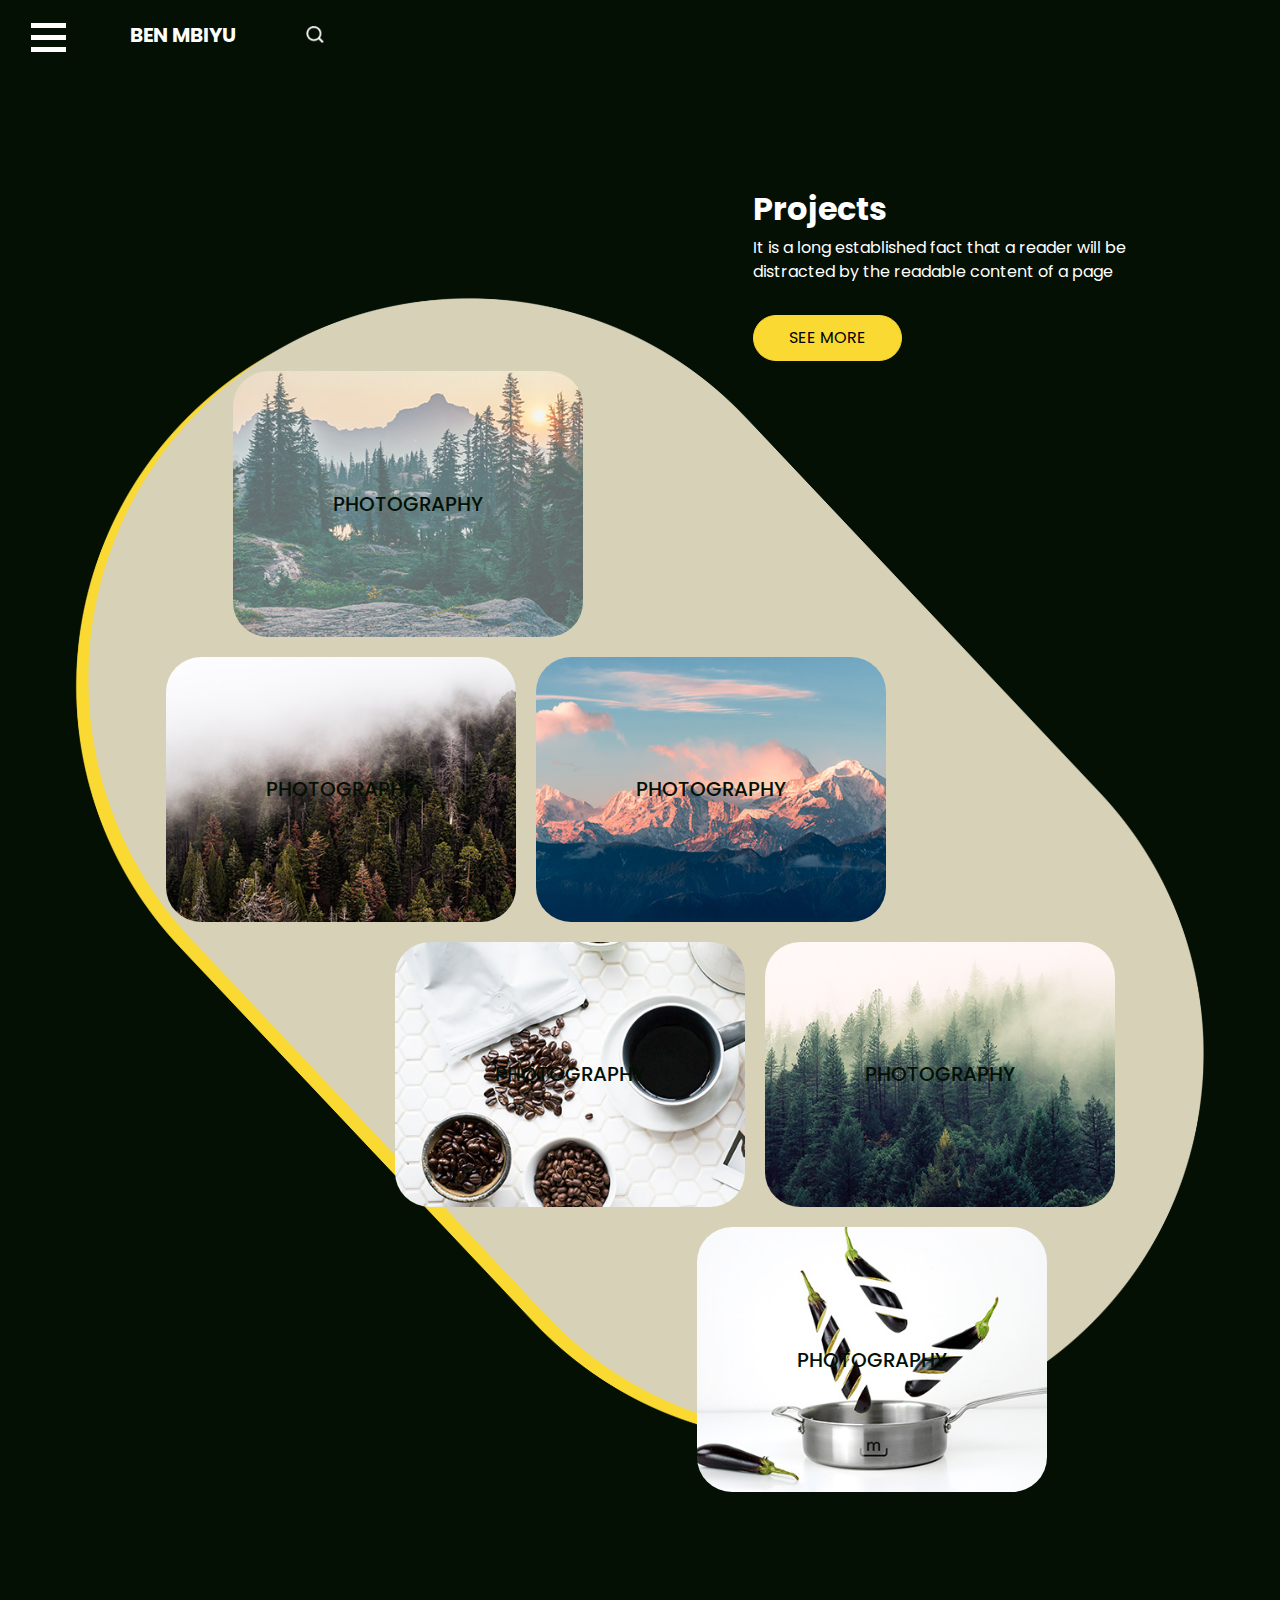
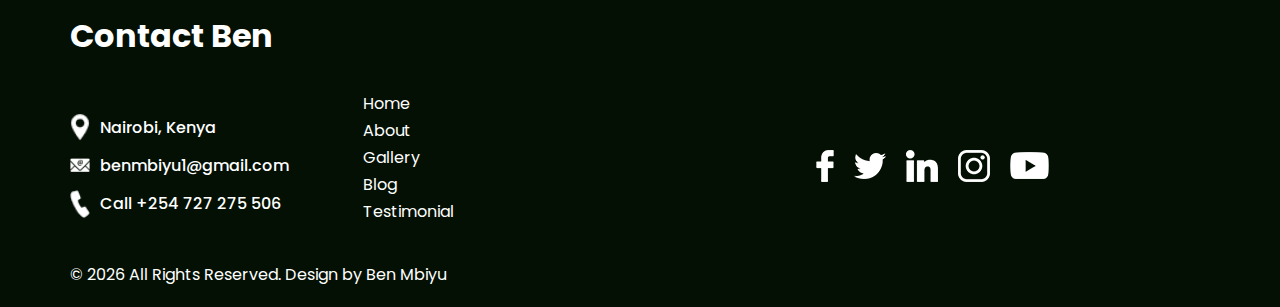
<file: portfolio/projects.html>
<!DOCTYPE html>
<html lang="en">

<head>
  <!-- Basic -->
  <meta charset="utf-8" />
  <meta http-equiv="X-UA-Compatible" content="IE=edge" />
  <!-- Mobile Metas -->
  <meta name="viewport" content="width=device-width, initial-scale=1, shrink-to-fit=no" />
  <!-- Site Metas -->
  <meta name="keywords" content="Ben Mbiyu" />
  <meta name="description" content="Ben Mbiyu Portfolio" />
  <meta name="author" content="Ben Mbiyu" />

  <title>Ben Mbiyu</title>

  <!-- slider stylesheet -->
  <link rel="stylesheet" type="text/css" href="https://cdnjs.cloudflare.com/ajax/libs/OwlCarousel2/2.3.4/assets/owl.carousel.min.css" />

  <!-- bootstrap core css -->
  <link rel="stylesheet" type="text/css" href="css/bootstrap.css" />

  <!-- Custom styles for this template -->
  <link href=" css/style.css" rel="stylesheet" />
  <!-- responsive style -->
  <link href="css/responsive.css" rel="stylesheet" />
</head>

<body class="sub_page">
  <div class="hero_area">
    <!-- header section strats -->
    <header class="header_section">
      <div class="container-fluid">
        <nav class="navbar navbar-expand-lg custom_nav-container d-block">
          <div class="main_nav_menu">
            <div class="fk_width">
              <div class="custom_menu-btn">
                <button onclick="openNav()">
                  <span class="s-1"> </span>
                  <span class="s-2"> </span>
                  <span class="s-3"> </span>
                </button>
              </div>
              <div id="myNav" class="overlay">
                <div class="overlay-content">
                  <a class="" href="index.html">Home <span class="sr-only">(current)</span></a>
                  <a class="" href="about.html">About </a>
                  <a class="" href="projects.html">Projects </a>
                  <a class="" href="services.html">Services </a>
                </div>
              </div>
            </div>
            <a class="navbar-brand" href="index.html">
              <span>
                Ben Mbiyu
              </span>
            </a>
            <div class="user_option">
              <!-- <a href="#">
                login
              </a> -->
              <form class="form-inline ">
                <button class="btn  nav_search-btn" type="submit"></button>
              </form>
            </div>
          </div>
        </nav>
      </div>
    </header>
    <!-- end header section -->

  </div>


  <!-- gallery section -->
  <section class="gallery_section layout_padding">
    <div class="container">
      <div class="row">
        <div class="col-lg-5 ml-auto">
          <div class="heading_container">
            <h2>
              Projects
            </h2>
            <p>
              It is a long established fact that a reader will be distracted by the readable content of a page
            </p>
            <a href="">
              See More
            </a>
          </div>
        </div>
      </div>
    </div>
    <div class="gallery_container">
      <div class="gallery_bg">
        <img src="images/gallery-bg.png" alt="" />
      </div>
      <div class="container">
        <div class="gallery_box">
          <div class="box b1">
            <div class="img-box">
              <img src="images/gallery-1.jpg" alt="" />
              <h5>
                photography
              </h5>
            </div>
          </div>
          <div class="box b2">
            <div class="img-box">
              <img src="images/gallery-2.jpg" alt="" />
              <h5>
                photography
              </h5>
            </div>
            <div class="img-box">
              <img src="images/gallery-3.jpg" alt="" />
              <h5>
                photography
              </h5>
            </div>
          </div>
          <div class="box b3">
            <div class="img-box">
              <img src="images/gallery-4.jpg" alt="" />
              <h5>
                photography
              </h5>
            </div>
            <div class="img-box">
              <img src="images/gallery-5.jpg" alt="" />
              <h5>
                photography
              </h5>
            </div>
          </div>
          <div class="box b4">
            <div class="img-box">
              <img src="images/gallery-6.jpg" alt="" />
              <h5>
                photography
              </h5>
            </div>
          </div>
        </div>
      </div>
    </div>
  </section>
  <!-- end gallery section -->

  <!-- info section -->

  <section class="info_section ">
    <div class="info_container layout_padding-top">
      <div class="container">
        <div class="heading_container">
          <h2>
            Contact Ben
          </h2>
        </div>
        <div class="info_main">
          <div class="row">
            <div class="col-md-4 col-lg-3">
              <div class="info_contact ">
                <a href="#" class="link-box">
                  <div class="img-box">
                    <img src="images/location.png" alt="" />
                  </div>
                  <div class="detail-box">
                    <h6>
                      Nairobi, Kenya
                    </h6>
                  </div>
                </a>
                <a href="#" class="link-box">
                  <div class="img-box">
                    <img src="images/mail.png" alt="" />
                  </div>
                  <div class="detail-box">
                    <h6>
                      benmbiyu1@gmail.com
                    </h6>
                  </div>
                </a>
                <a href="#" class="link-box">
                  <div class="img-box">
                    <img src="images/call.png" alt="" />
                  </div>
                  <div class="detail-box">
                    <h6>
                      Call +254 727 275 506
                    </h6>
                  </div>
                </a>
              </div>
            </div>
            <div class="col-md-2 col-lg-3">
              <div class="info_link-box">
                <ul>
                  <li class=" ">
                    <a class="" href="index.html">Home <span class="sr-only">(current)</span></a>
                  </li>
                  <li class="">
                    <a class="" href="about.html">About </a>
                  </li>
                  <li class="">
                    <a class="" href="gallery.html">Gallery </a>
                  </li>
                  <li class="">
                    <a class="" href="blog.html">Blog </a>
                  </li>
                  <li class="">
                    <a class="" href="testimonial.html">Testimonial </a>
                  </li>
                </ul>
              </div>
            </div>
            <div class="col-md-6 ">
              <div class="social_box">
                <a href="#">
                  <img src="images/facebook.png" alt="" />
                </a>
                <a href="#">
                  <img src="images/twitter.png" alt="" />
                </a>
                <a href="#">
                  <img src="images/linkedin.png" alt="" />
                </a>
                <a href="#">
                  <img src="images/instagram.png" alt="" />
                </a>
                <a href="#">
                  <img src="images/youtube.png" alt="" />
                </a>
              </div>
            </div>
          </div>
        </div>
      </div>
    </div>
  </section>

  <!-- end info section -->

  <!-- footer section -->
  <footer class="footer_section ">
    <div class="container">
      <p>
        &copy; <span id="displayYear"></span> All Rights Reserved. Design by Ben Mbiyu
        <!-- <a href="https://html.design/">Free Html Templates</a> -->
      </p>
    </div>
  </footer>
  <!-- footer section -->

  <script src="js/jquery-3.4.1.min.js"></script>
  <script src="js/bootstrap.js"></script>
  <script src="https://cdnjs.cloudflare.com/ajax/libs/OwlCarousel2/2.3.4/owl.carousel.min.js"></script>
  <script src="js/custom.js"></script>
</body>

</html>
</file>
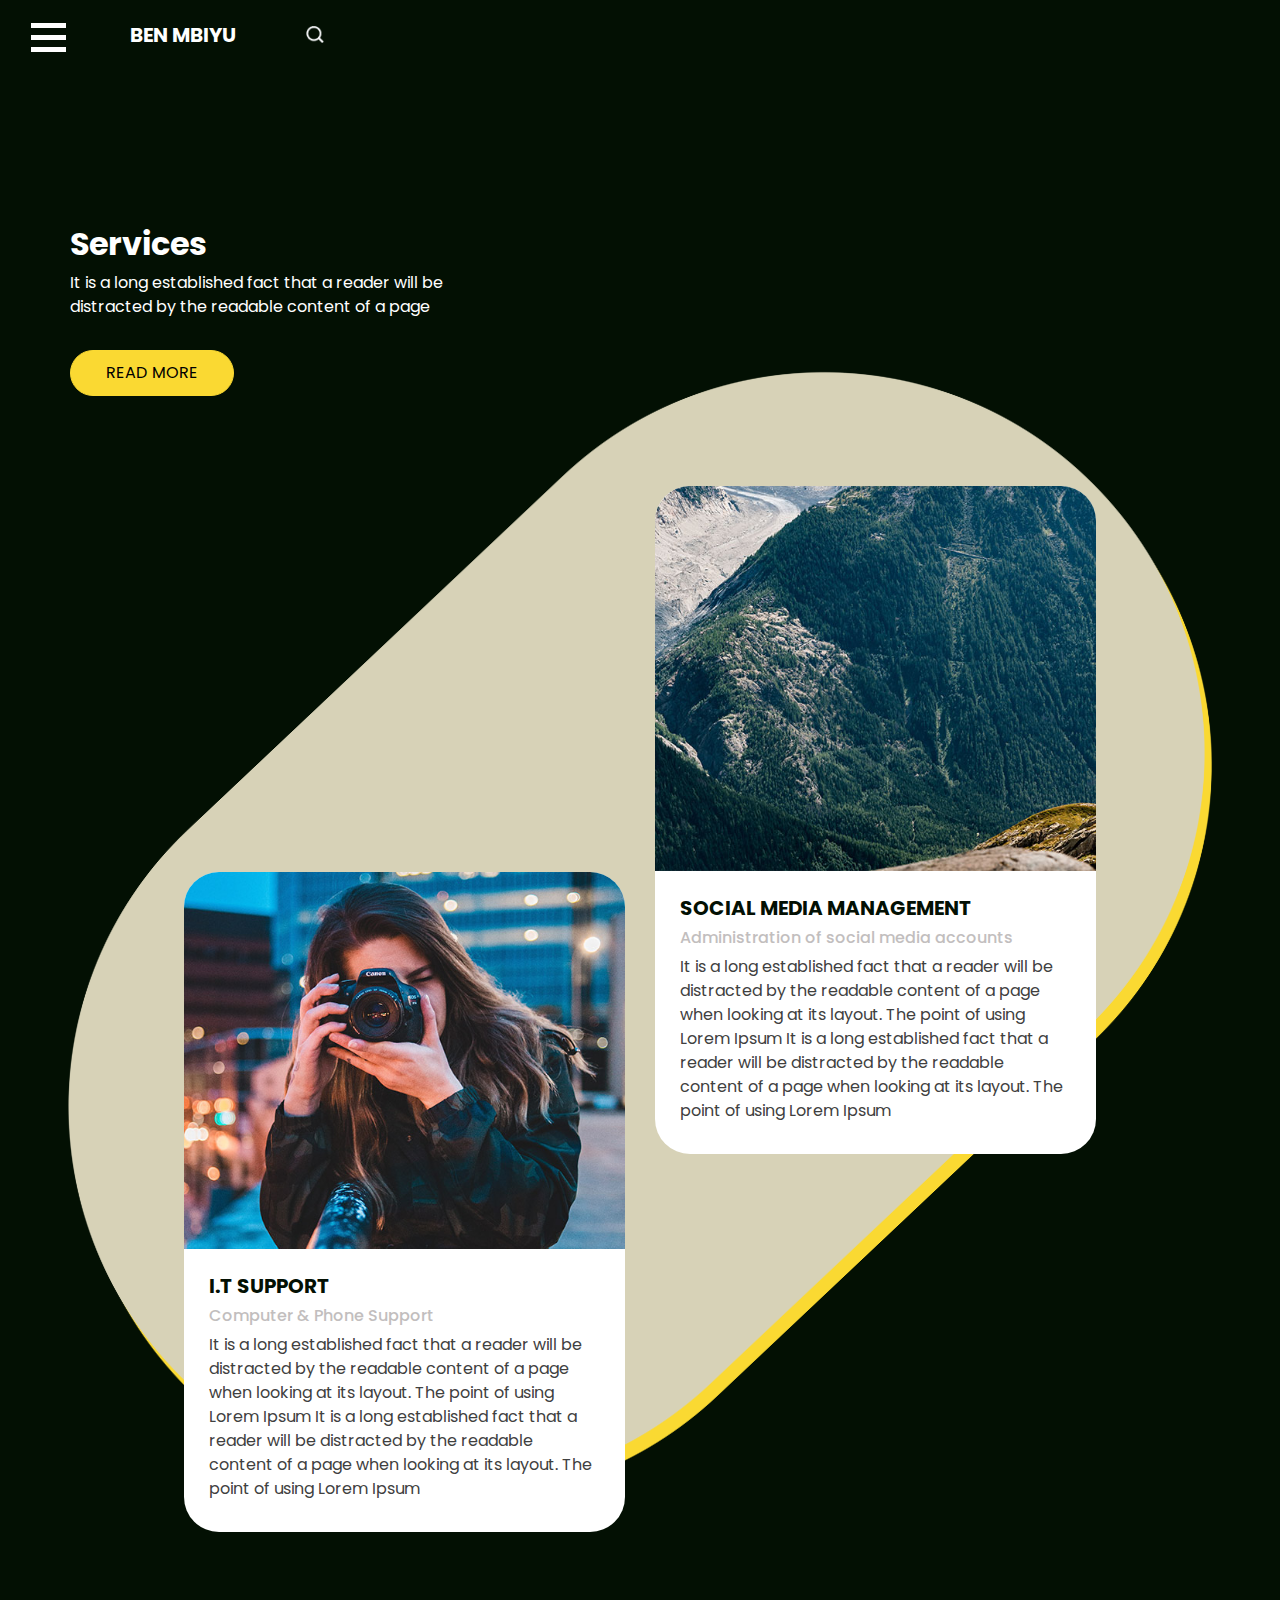
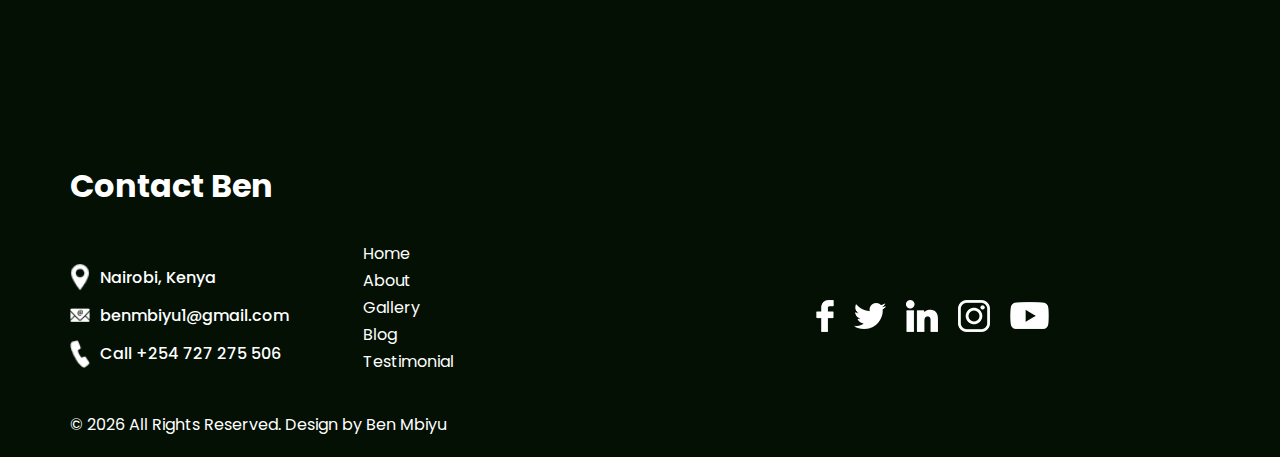
<file: portfolio/services.html>
<!DOCTYPE html>
<html lang="en">

<head>
  <!-- Basic -->
  <meta charset="utf-8" />
  <meta http-equiv="X-UA-Compatible" content="IE=edge" />
  <!-- Mobile Metas -->
  <meta name="viewport" content="width=device-width, initial-scale=1, shrink-to-fit=no" />
  <!-- Site Metas -->
  <meta name="keywords" content="Ben Mbiyu" />
  <meta name="description" content="Ben Mbiyu Portfolio" />
  <meta name="author" content="Ben Mbiyu" />

  <title>Ben Mbiyu</title>

  <!-- slider stylesheet -->
  <link rel="stylesheet" type="text/css" href="https://cdnjs.cloudflare.com/ajax/libs/OwlCarousel2/2.3.4/assets/owl.carousel.min.css" />

  <!-- bootstrap core css -->
  <link rel="stylesheet" type="text/css" href="css/bootstrap.css" />

  <!-- Custom styles for this template -->
  <link href=" css/style.css" rel="stylesheet" />
  <!-- responsive style -->
  <link href="css/responsive.css" rel="stylesheet" />
</head>

<body class="sub_page">
  <div class="hero_area">
    <!-- header section strats -->
    <header class="header_section">
      <div class="container-fluid">
        <nav class="navbar navbar-expand-lg custom_nav-container d-block">
          <div class="main_nav_menu">
            <div class="fk_width">
              <div class="custom_menu-btn">
                <button onclick="openNav()">
                  <span class="s-1"> </span>
                  <span class="s-2"> </span>
                  <span class="s-3"> </span>
                </button>
              </div>
              <div id="myNav" class="overlay">
                <div class="overlay-content">
                  <a class="" href="index.html">Home <span class="sr-only">(current)</span></a>
                  <a class="" href="about.html">About </a>
                  <a class="" href="projects.html">Projects </a>
                  <a class="" href="services.html">Services </a>
                </div>
              </div>
            </div>
            <a class="navbar-brand" href="index.html">
              <span>
                Ben Mbiyu
              </span>
            </a>
            <div class="user_option">
              <!-- <a href="#">
                login
              </a> -->
              <form class="form-inline ">
                <button class="btn  nav_search-btn" type="submit"></button>
              </form>
            </div>
          </div>
        </nav>
      </div>
    </header>
    <!-- end header section -->
  </div>

  <div class="layout_padding-bottom">

    <!-- blog section -->

    <section class="blog_section layout_padding">
      <div class="container">
        <div class="row">
          <div class="col-md-5">
            <div class="detail-box">
              <div class="heading_container">
                <h2>
                  Services
                </h2>
                <p>
                  It is a long established fact that a reader will be distracted by the readable content of a page
                </p>
                <a href="">
                  Read More
                </a>
              </div>
            </div>
          </div>
        </div>
      </div>
      <div class="blog_container">
        <div class="blog_bg">
          <img src="images/gallery-bg.png" alt="" />
        </div>
        <div class="container">
          <div class="blog_box">
            <div class="row">
              <div class="col-md-6">
                <div class="box b1">
                  <div class="img-box">
                    <img src="images/blog1.jpg" alt="" />
                  </div>
                  <div class="blog-detail">
                    <div class="blog_title">
                      <h5>
                        I.T Support
                      </h5>
                      <div class="blog_post">
                        <h6>
                          Computer & Phone Support
                        </h6>
                        <!-- <h6>
                          16-01-2020
                        </h6> -->
                      </div>
                    </div>
                    <p>
                      It is a long established fact that a reader will be distracted by the readable content of a page when looking at its layout. The point of using Lorem Ipsum It is a long established fact that a reader will be distracted by the readable content of a page when looking at its layout. The point of using Lorem Ipsum
                    </p>
                  </div>
                </div>
              </div>
              <div class="col-md-6">
                <div class="box b2">
                  <div class="img-box">
                    <img src="images/blog2.jpg" alt="" />
                  </div>
                  <div class="blog-detail">
                    <div class="blog_title">
                      <h5>
                        Social Media Management
                      </h5>
                      <div class="blog_post">
                        <h6>
                          Administration of social media accounts
                        </h6>
                        <!-- <h6>
                          16-01-2020
                        </h6> -->
                      </div>
                    </div>
                    <p>
                      It is a long established fact that a reader will be distracted by the readable content of a page when looking at its layout. The point of using Lorem Ipsum It is a long established fact that a reader will be distracted by the readable content of a page when looking at its layout. The point of using Lorem Ipsum
                    </p>
                  </div>
                </div>
              </div>
            </div>
          </div>
        </div>
      </div>
    </section>

    <!-- end blog section -->
  </div>

  <!-- info section -->

  <section class="info_section ">
    <div class="info_container layout_padding-top">
      <div class="container">
        <div class="heading_container">
          <h2>
            Contact Ben
          </h2>
        </div>
        <div class="info_main">
          <div class="row">
            <div class="col-md-4 col-lg-3">
              <div class="info_contact ">
                <a href="#" class="link-box">
                  <div class="img-box">
                    <img src="images/location.png" alt="" />
                  </div>
                  <div class="detail-box">
                    <h6>
                      Nairobi, Kenya
                    </h6>
                  </div>
                </a>
                <a href="#" class="link-box">
                  <div class="img-box">
                    <img src="images/mail.png" alt="" />
                  </div>
                  <div class="detail-box">
                    <h6>
                      benmbiyu1@gmail.com
                    </h6>
                  </div>
                </a>
                <a href="#" class="link-box">
                  <div class="img-box">
                    <img src="images/call.png" alt="" />
                  </div>
                  <div class="detail-box">
                    <h6>
                      Call +254 727 275 506
                    </h6>
                  </div>
                </a>
              </div>
            </div>
            <div class="col-md-2 col-lg-3">
              <div class="info_link-box">
                <ul>
                  <li class=" active">
                    <a class="" href="index.html">Home <span class="sr-only">(current)</span></a>
                  </li>
                  <li class="">
                    <a class="" href="about.html">About </a>
                  </li>
                  <li class="">
                    <a class="" href="gallery.html">Gallery </a>
                  </li>
                  <li class="">
                    <a class="" href="blog.html">Blog </a>
                  </li>
                  <li class="">
                    <a class="" href="testimonial.html">Testimonial </a>
                  </li>
                </ul>
              </div>
            </div>
            <div class="col-md-6 ">
              <div class="social_box">
                <a href="#">
                  <img src="images/facebook.png" alt="" />
                </a>
                <a href="#">
                  <img src="images/twitter.png" alt="" />
                </a>
                <a href="#">
                  <img src="images/linkedin.png" alt="" />
                </a>
                <a href="#">
                  <img src="images/instagram.png" alt="" />
                </a>
                <a href="#">
                  <img src="images/youtube.png" alt="" />
                </a>
              </div>
            </div>
          </div>
        </div>
      </div>
    </div>
  </section>

  <!-- end info section -->

  <!-- footer section -->
  <footer class="footer_section ">
    <div class="container">
      <p>
        &copy; <span id="displayYear"></span> All Rights Reserved. Design by Ben Mbiyu
        <!-- <a href="https://html.design/">Free Html Templates</a> -->
      </p>
    </div>
  </footer>
  <!-- footer section -->

  <script src="js/jquery-3.4.1.min.js"></script>
  <script src="js/bootstrap.js"></script>
  <script src="https://cdnjs.cloudflare.com/ajax/libs/OwlCarousel2/2.3.4/owl.carousel.min.js"></script>
  <script src="js/custom.js"></script>
</body>

</html>
</file>
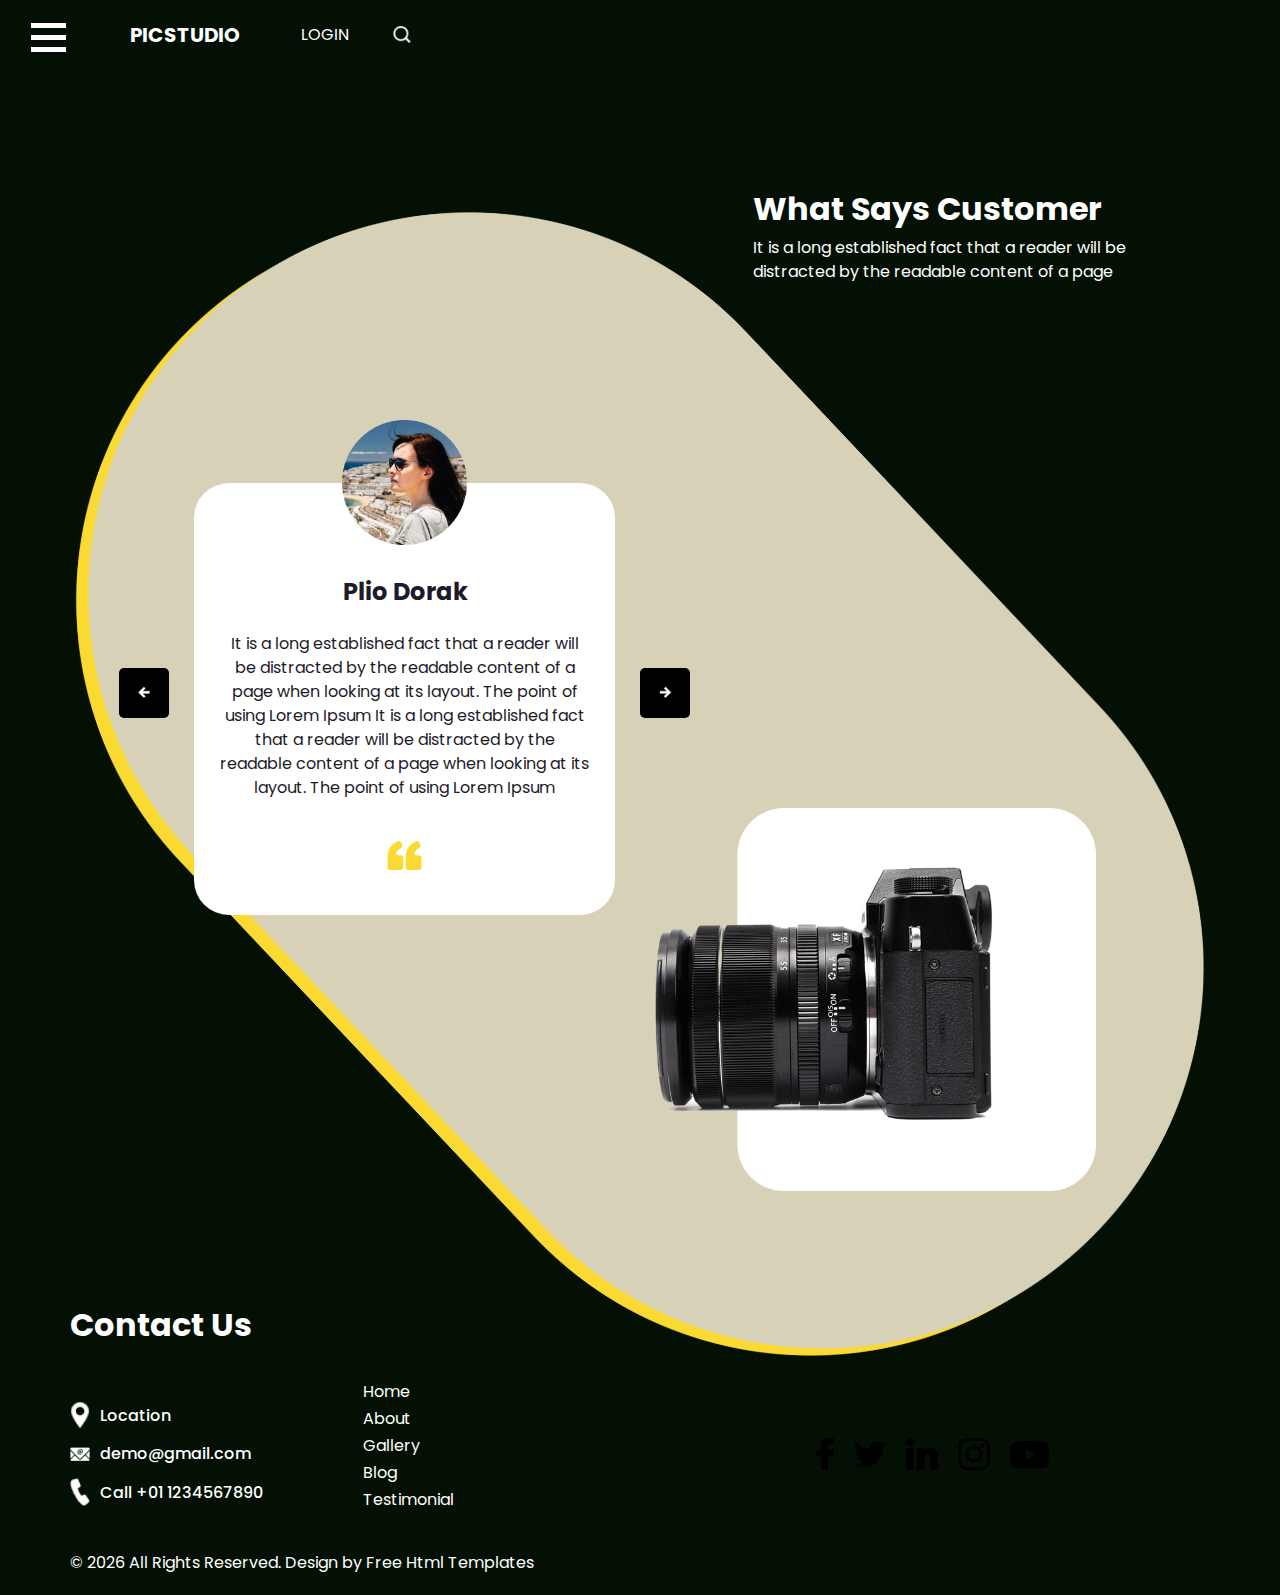
<file: portfolio/testimonial.html>
<!DOCTYPE html>
<html lang="en">

<head>
  <!-- Basic -->
  <meta charset="utf-8" />
  <meta http-equiv="X-UA-Compatible" content="IE=edge" />
  <!-- Mobile Metas -->
  <meta name="viewport" content="width=device-width, initial-scale=1, shrink-to-fit=no" />
  <!-- Site Metas -->
  <meta name="keywords" content="" />
  <meta name="description" content="" />
  <meta name="author" content="" />

  <title>Picstudio</title>

  <!-- slider stylesheet -->
  <link rel="stylesheet" type="text/css" href="https://cdnjs.cloudflare.com/ajax/libs/OwlCarousel2/2.3.4/assets/owl.carousel.min.css" />

  <!-- bootstrap core css -->
  <link rel="stylesheet" type="text/css" href="css/bootstrap.css" />

  <!-- Custom styles for this template -->
  <link href=" css/style.css" rel="stylesheet" />
  <!-- responsive style -->
  <link href="css/responsive.css" rel="stylesheet" />
</head>

<body class="">
  <div class="hero_area">
    <!-- header section strats -->
    <header class="header_section">
      <div class="container-fluid">
        <nav class="navbar navbar-expand-lg custom_nav-container d-block">
          <div class="main_nav_menu">
            <div class="fk_width">
              <div class="custom_menu-btn">
                <button onclick="openNav()">
                  <span class="s-1"> </span>
                  <span class="s-2"> </span>
                  <span class="s-3"> </span>
                </button>
              </div>
              <div id="myNav" class="overlay">
                <div class="overlay-content">
                  <a class="" href="index.html">Home <span class="sr-only">(current)</span></a>
                  <a class="" href="about.html">About </a>
                  <a class="" href="gallery.html">Gallery </a>
                  <a class="" href="blog.html">Blog </a>
                  <a class="" href="testimonial.html">Testimonial </a>
                </div>
              </div>
            </div>
            <a class="navbar-brand" href="index.html">
              <span>
                Picstudio
              </span>
            </a>
            <div class="user_option">
              <a href="#">
                login
              </a>
              <form class="form-inline ">
                <button class="btn  nav_search-btn" type="submit"></button>
              </form>
            </div>
          </div>
        </nav>
      </div>
    </header>
    <!-- end header section -->


  </div>


  <!-- client section -->

  <section class="client_section layout_padding">
    <div class="container">
      <div class="row">
        <div class="col-lg-5 ml-auto">
          <div class="heading_container">
            <h2>
              What Says Customer
            </h2>
            <p>
              It is a long established fact that a reader will be distracted by the readable content of a page
            </p>
          </div>
        </div>
      </div>
    </div>
    <div class="client_container">
      <div class="client_bg">
        <img src="images/gallery-bg.png" alt="" />
      </div>
      <div class="container">
        <div class="client_box">
          <div class="row">
            <div class="col-lg-6">
              <div class="box b1">
                <div id="carouselExampleControls" class="carousel slide" data-ride="carousel">
                  <div class="carousel-inner">
                    <div class="carousel-item active">
                      <div class="client_content-box layout_padding">
                        <div class="img-box">
                          <img src="images/client.png" alt="" />
                        </div>
                        <div class="detail-box">
                          <h4>
                            Plio Dorak
                          </h4>
                          <p>
                            It is a long established fact that a reader will be distracted by the readable content of a page when looking at its layout. The point of using Lorem Ipsum It is a long established fact that a reader will be distracted by the readable content of a page when looking at its layout. The point of using Lorem Ipsum
                          </p>
                          <img src="images/quote.png" alt="" />
                        </div>
                      </div>
                    </div>
                    <div class="carousel-item">
                      <div class="client_content-box layout_padding">
                        <div class="img-box">
                          <img src="images/client.png" alt="" />
                        </div>
                        <div class="detail-box">
                          <h4>
                            Plio Dorak
                          </h4>
                          <p>
                            It is a long established fact that a reader will be distracted by the readable content of a page when looking at its layout. The point of using Lorem Ipsum It is a long established fact that a reader will be distracted by the readable content of a page when looking at its layout. The point of using Lorem Ipsum
                          </p>
                          <img src="images/quote.png" alt="" />
                        </div>
                      </div>
                    </div>
                    <div class="carousel-item">
                      <div class="client_content-box layout_padding">
                        <div class="img-box">
                          <img src="images/client.png" alt="" />
                        </div>
                        <div class="detail-box">
                          <h4>
                            Plio Dorak
                          </h4>
                          <p>
                            It is a long established fact that a reader will be distracted by the readable content of a page when looking at its layout. The point of using Lorem Ipsum It is a long established fact that a reader will be distracted by the readable content of a page when looking at its layout. The point of using Lorem Ipsum
                          </p>
                          <img src="images/quote.png" alt="" />
                        </div>
                      </div>
                    </div>
                  </div>
                  <a class="carousel-control-prev" href="#carouselExampleControls" role="button" data-slide="prev">
                    <span class="sr-only">Previous</span>
                  </a>
                  <a class="carousel-control-next" href="#carouselExampleControls" role="button" data-slide="next">
                    <span class="sr-only">Next</span>
                  </a>
                </div>
              </div>
            </div>
            <div class="col-lg-6">
              <div class="box b2">
                <div class="camera_img-box">
                  <img src="images/camera.png" alt="" />
                </div>
              </div>
            </div>
          </div>
        </div>
      </div>
    </div>
  </section>

  <!-- end client section -->

  <!-- info section -->

  <section class="info_section ">
    <div class="info_container layout_padding-top">
      <div class="container">
        <div class="heading_container">
          <h2>
            Contact Us
          </h2>
        </div>
        <div class="info_main">
          <div class="row">
            <div class="col-md-4 col-lg-3">
              <div class="info_contact ">
                <a href="#" class="link-box">
                  <div class="img-box">
                    <img src="images/location.png" alt="" />
                  </div>
                  <div class="detail-box">
                    <h6>
                      Location
                    </h6>
                  </div>
                </a>
                <a href="#" class="link-box">
                  <div class="img-box">
                    <img src="images/mail.png" alt="" />
                  </div>
                  <div class="detail-box">
                    <h6>
                      demo@gmail.com
                    </h6>
                  </div>
                </a>
                <a href="#" class="link-box">
                  <div class="img-box">
                    <img src="images/call.png" alt="" />
                  </div>
                  <div class="detail-box">
                    <h6>
                      Call +01 1234567890
                    </h6>
                  </div>
                </a>
              </div>
            </div>
            <div class="col-md-2 col-lg-3">
              <div class="info_link-box">
                <ul>
                  <li class=" active">
                    <a class="" href="index.html">Home <span class="sr-only">(current)</span></a>
                  </li>
                  <li class="">
                    <a class="" href="about.html">About </a>
                  </li>
                  <li class="">
                    <a class="" href="gallery.html">Gallery </a>
                  </li>
                  <li class="">
                    <a class="" href="blog.html">Blog </a>
                  </li>
                  <li class="">
                    <a class="" href="testimonial.html">Testimonial </a>
                  </li>
                </ul>
              </div>
            </div>
            <div class="col-md-6 ">
              <div class="social_box">
                <a href="#">
                  <img src="images/facebook.png" alt="" />
                </a>
                <a href="#">
                  <img src="images/twitter.png" alt="" />
                </a>
                <a href="#">
                  <img src="images/linkedin.png" alt="" />
                </a>
                <a href="#">
                  <img src="images/instagram.png" alt="" />
                </a>
                <a href="#">
                  <img src="images/youtube.png" alt="" />
                </a>
              </div>
            </div>
          </div>
        </div>
      </div>
    </div>
  </section>

  <!-- end info section -->

  <!-- footer section -->
  <footer class="footer_section ">
    <div class="container">
      <p>
        &copy; <span id="displayYear"></span> All Rights Reserved. Design by
        <a href="https://html.design/">Free Html Templates</a>
      </p>
    </div>
  </footer>
  <!-- footer section -->

  <script src="js/jquery-3.4.1.min.js"></script>
  <script src="js/bootstrap.js"></script>
  <script src="https://cdnjs.cloudflare.com/ajax/libs/OwlCarousel2/2.3.4/owl.carousel.min.js"></script>
  <script src="js/custom.js"></script>
</body>

</html>
</file>
<file: portfolio/css/style.css>
@import url("https://fonts.googleapis.com/css2?family=Open+Sans:wght@400;700&family=Poppins:wght@400;500;700&display=swap");
@font-face {
  font-family: "Andale Mono";
  src: url(../fonts/AndaleMono.ttf);
}

html {
  scroll-behavior: smooth;
  overflow-x: hidden;
}

body {
  font-family: "Poppins", sans-serif;
  color: #ffffff;
  background-color: #031003;
}

.layout_margin {
  margin-top: 90px;
  margin-bottom: 90px;
}

.layout_padding {
  padding-top: 120px;
  padding-bottom: 120px;
}

.layout_padding2 {
  padding-top: 45px;
  padding-bottom: 45px;
}

.layout_padding2-top {
  padding-top: 45px;
}

.layout_padding2-bottom {
  padding-bottom: 45px;
}

.layout_padding-top {
  padding-top: 120px;
}

.layout_padding-bottom {
  padding-bottom: 120px;
}

.heading_container {
  display: -webkit-box;
  display: -ms-flexbox;
  display: flex;
  -webkit-box-orient: vertical;
  -webkit-box-direction: normal;
      -ms-flex-direction: column;
          flex-direction: column;
  -webkit-box-align: start;
      -ms-flex-align: start;
          align-items: flex-start;
  color: #ffffff;
}

.heading_container h2 {
  font-weight: bold;
}

.heading_container a {
  display: inline-block;
  background: #fad932;
  color: #000000;
  padding: 10px 35px;
  border-radius: 30px;
  border: 1px solid #fad932;
  -webkit-transition: all 0.3s;
  transition: all 0.3s;
  text-transform: uppercase;
  margin-top: 15px;
}

.heading_container a:hover {
  background: transparent;
  color: #fad932;
}

@-webkit-keyframes hueAnimate {
  0% {
    -webkit-filter: hue-rotate(0deg);
            filter: hue-rotate(0deg);
  }
  100% {
    -webkit-filter: hue-rotate(360deg);
            filter: hue-rotate(360deg);
  }
}

@keyframes hueAnimate {
  0% {
    -webkit-filter: hue-rotate(0deg);
            filter: hue-rotate(0deg);
  }
  100% {
    -webkit-filter: hue-rotate(360deg);
            filter: hue-rotate(360deg);
  }
}

/*header section*/
.hero_area {
  position: relative;
}

.sub_page .info_section .social_box {
  -webkit-filter: invert(100%);
          filter: invert(100%);
}

.header_section .container-fluid {
  padding-right: 25px;
  padding-left: 25px;
}

.header_section .nav_container {
  margin: 0 auto;
}

.custom_nav-container.navbar-expand-lg .navbar-nav .nav-link img {
  width: 22px;
  margin-right: 15px;
}

.custom_nav-container.navbar-expand-lg .navbar-nav .nav-link {
  padding: 0px 25px;
  color: #fefeff;
  text-align: center;
  font-family: "Roboto", sans-serif;
}

.custom_menu-btn {
  z-index: 9;
  position: absolute;
  left: 0;
  top: 15px;
}

.custom_menu-btn button {
  outline: none;
  border: none;
  background-color: transparent;
}

.custom_menu-btn span {
  display: block;
  width: 35px;
  height: 5px;
  background-color: #fff;
  margin: 7px 0;
  -webkit-transition: all 0.3s;
  transition: all 0.3s;
}

.custom_menu-btn .s-2 {
  -webkit-transition: all 0.1s;
  transition: all 0.1s;
}

.menu_btn-style {
  position: fixed;
  left: 22px;
  top: 15px;
}

.menu_btn-style button {
  -webkit-transform: translateX(14px);
          transform: translateX(14px);
}

.menu_btn-style button .s-1 {
  -webkit-transform: rotate(45deg) translateY(17px);
          transform: rotate(45deg) translateY(17px);
}

.menu_btn-style button .s-2 {
  -webkit-transform: translateX(-100px);
          transform: translateX(-100px);
}

.menu_btn-style button .s-3 {
  -webkit-transform: rotate(-45deg) translateY(-17px);
          transform: rotate(-45deg) translateY(-17px);
}

.position-unset {
  position: unset;
}

.navbar-expand-lg .navbar-collapse {
  -webkit-box-flex: 0;
      -ms-flex-positive: 0;
          flex-grow: 0;
}

.overlay {
  height: 100%;
  width: 0;
  position: fixed;
  z-index: 1;
  top: 0;
  left: 0;
  background: rgba(3, 16, 3, 0.95);
  overflow-x: hidden;
  -webkit-transition: 0.5s;
  transition: 0.5s;
}

.overlay .closebtn {
  position: absolute;
  top: 0;
  right: 30px;
  font-size: 60px;
}

.overlay a {
  display: inline-block;
  padding: 10px 15px;
  text-decoration: none;
  font-size: 18px;
  text-transform: uppercase;
  color: #ffffff;
  margin: 10px 0;
  display: block;
  -webkit-transition: 0.3s;
  transition: 0.3s;
  border: 1.5px solid #ffffff;
  border-radius: 5px;
  width: 190px;
}

.overlay a:hover {
  border-color: transparent;
  background-color: #ffffff;
}

.overlay-content {
  position: relative;
  top: 20%;
  width: 100%;
  text-align: center;
  margin-top: 30px;
  display: -webkit-box;
  display: -ms-flexbox;
  display: flex;
  -webkit-box-orient: vertical;
  -webkit-box-direction: normal;
      -ms-flex-direction: column;
          flex-direction: column;
  -webkit-box-align: center;
      -ms-flex-align: center;
          align-items: center;
}

.menu_width {
  width: 100%;
}

.scroll-y-hidden {
  overflow-y: hidden;
}

a,
a:hover,
a:focus {
  text-decoration: none;
}

a:hover,
a:focus {
  color: initial;
}

.btn,
.btn:focus {
  outline: none !important;
  -webkit-box-shadow: none;
          box-shadow: none;
}

.fk_width {
  width: 105px;
}

.custom_nav-container .nav_search-btn {
  background-image: url(../images/search-icon.png);
  background-size: 18px;
  background-repeat: no-repeat;
  width: 35px;
  height: 35px;
  padding: 0;
  border: none;
  background-position: center;
}

.navbar-brand {
  display: -webkit-box;
  display: -ms-flexbox;
  display: flex;
}

.navbar-brand span {
  color: #ffffff;
  font-weight: bold;
  text-transform: uppercase;
}

.custom_nav-container {
  z-index: 99999;
  padding: 15px 0;
  -webkit-box-pack: start;
      -ms-flex-pack: start;
          justify-content: flex-start;
}

.custom_nav-container .navbar-toggler {
  outline: none;
}

.custom_nav-container .navbar-toggler .navbar-toggler-icon {
  background-image: url(../images/menu.png);
  background-size: 55px;
}

.main_nav_menu {
  display: -webkit-box;
  display: -ms-flexbox;
  display: flex;
}

.user_option {
  display: -webkit-box;
  display: -ms-flexbox;
  display: flex;
  -webkit-box-align: center;
      -ms-flex-align: center;
          align-items: center;
  margin-left: 45px;
}

.user_option a {
  display: -webkit-box;
  display: -ms-flexbox;
  display: flex;
  -webkit-box-align: center;
      -ms-flex-align: center;
          align-items: center;
  margin-right: 35px;
  color: #ffffff;
  text-transform: uppercase;
}

.user_option a img {
  width: 20px;
  margin-right: 10px;
}

.user_option a span {
  color: #ffffff;
}

/*end header section*/
.slider_section {
  padding-top: 45px;
}

.slider_section #carouselExampleIndicators {
  -webkit-box-flex: 1;
      -ms-flex: 1;
          flex: 1;
}

.slider_section .detail-box {
  color: #ffffff;
  margin-top: 75px;
}

.slider_section .detail-box h1 {
  font-size: 3rem;
  font-family: "Andale Mono";
}

.slider_section .detail-box p {
  margin-top: 15px;
}

.slider_section .detail-box a {
  display: inline-block;
  background: #fad932;
  color: #000000;
  padding: 10px 25px;
  border-radius: 30px;
  border: 1px solid #fad932;
  -webkit-transition: all 0.3s;
  transition: all 0.3s;
  text-transform: uppercase;
  margin-top: 35px;
}

.slider_section .detail-box a:hover {
  background: transparent;
  color: #fad932;
}

.slider_section .img-box {
  margin-top: -125px;
}

.slider_section .img-box img {
  width: 100%;
}

.slider_section .img-box::before {
  content: "";
  position: absolute;
  top: -135px;
  left: 0;
  width: 100%;
  height: 100%;
  background: -webkit-gradient(linear, left top, left bottom, from(#000000), color-stop(transparent), to(transparent));
  background: linear-gradient(to bottom, #000000, transparent, transparent);
  z-index: 1;
  display: none;
}

.slider_section .carousel_control-box {
  display: -webkit-box;
  display: -ms-flexbox;
  display: flex;
  -webkit-box-align: center;
      -ms-flex-align: center;
          align-items: center;
  margin-top: 45px;
}

.slider_section .carousel_btn-container {
  width: 95px;
  min-width: 95px;
  display: -webkit-box;
  display: -ms-flexbox;
  display: flex;
  -webkit-box-pack: justify;
      -ms-flex-pack: justify;
          justify-content: space-between;
  z-index: 999;
}

.slider_section .carousel_btn-container .carousel-control-prev,
.slider_section .carousel_btn-container .carousel-control-next {
  position: unset;
  width: 45px;
  height: 45px;
  border: none;
  border-radius: 100%;
  opacity: 1;
  background-repeat: no-repeat;
  background-size: 10px;
  background-position: center;
  border: 1.5px solid #ffffff;
  background-color: transparent;
}

.slider_section .carousel_btn-container .carousel-control-prev:hover,
.slider_section .carousel_btn-container .carousel-control-next:hover {
  background-color: #fad932;
  border-color: transparent;
}

.slider_section .carousel_btn-container .carousel-control-prev {
  background-image: url(../images/prev.png);
}

.slider_section .carousel_btn-container .carousel-control-next {
  background-image: url(../images/next.png);
}

.slider_section .carousel-indicators {
  width: 550px;
  min-width: 550px;
  position: relative;
  margin: 0;
  margin-left: 35px;
  -webkit-box-pack: justify;
      -ms-flex-pack: justify;
          justify-content: space-between;
}

.slider_section .carousel-indicators::before {
  content: "";
  width: calc(100% - 75px);
  height: 1px;
  position: absolute;
  top: 50%;
  left: calc(50% - 8px);
  -webkit-transform: translate(-50%, -50%);
          transform: translate(-50%, -50%);
  background-color: #ffffff;
}

.slider_section .carousel-indicators .ol_design {
  width: 20px;
  height: 20px;
  position: absolute;
  top: 50%;
  left: calc(0% + 35px);
  -webkit-transform: translate(-50%, -50%);
          transform: translate(-50%, -50%);
  border-radius: 100%;
  background-color: #fad932;
  -webkit-transition: all .3s;
  transition: all .3s;
  z-index: 2;
}

.slider_section .carousel-indicators li {
  height: auto;
  border: none;
  opacity: 1;
  color: #ffffff;
  text-indent: 0;
  background-color: transparent;
}

.about_section .detail-box {
  margin: 35px auto;
  position: relative;
  z-index: 2;
}

.about_section .img-box {
  width: 90%;
  margin: auto;
  position: relative;
  background-repeat: no-repeat;
  margin-top: -125px;
}

.about_section .img-box .play_btn {
  background: #fad932;
  display: -webkit-box;
  display: -ms-flexbox;
  display: flex;
  -webkit-box-align: center;
      -ms-flex-align: center;
          align-items: center;
  -webkit-box-pack: center;
      -ms-flex-pack: center;
          justify-content: center;
  border-radius: 100%;
  width: 75px;
  height: 75px;
  position: absolute;
  z-index: 3;
  top: 50%;
  left: 50%;
  -webkit-transform: translate(-50%, -50%);
          transform: translate(-50%, -50%);
}

.about_section .img-box .play_btn button {
  -webkit-box-shadow: none;
          box-shadow: none;
  background-color: transparent;
  border: none;
  position: relative;
  z-index: 5;
}

.about_section .img-box .play_btn a {
  background: #fad932;
  display: -webkit-box;
  display: -ms-flexbox;
  display: flex;
  -webkit-box-align: center;
      -ms-flex-align: center;
          align-items: center;
  -webkit-box-pack: center;
      -ms-flex-pack: center;
          justify-content: center;
  border-radius: 100%;
  width: 75px;
  height: 75px;
  position: relative;
  z-index: 5;
}

.about_section .img-box .play_btn img {
  width: 20px;
  margin-left: 3px;
}

.about_section .img-box .play_btn::before {
  content: "";
  width: 100%;
  height: 100%;
  position: absolute;
  top: 50%;
  left: 50%;
  background: #fad932;
  opacity: 1;
  border-radius: 100%;
  -webkit-transform: translate(-50%, -50%);
          transform: translate(-50%, -50%);
}

.about_section .img-box .play_btn::before {
  z-index: 2;
  -webkit-animation: before-animation 1500ms infinite;
          animation: before-animation 1500ms infinite;
}

@-webkit-keyframes before-animation {
  0% {
    -webkit-transform: translateX(-50%) translateY(-50%) translateZ(0) scale(1);
            transform: translateX(-50%) translateY(-50%) translateZ(0) scale(1);
    opacity: 1;
  }
  100% {
    -webkit-transform: translateX(-50%) translateY(-50%) translateZ(0) scale(1.5);
            transform: translateX(-50%) translateY(-50%) translateZ(0) scale(1.5);
    opacity: 0;
  }
}

@keyframes before-animation {
  0% {
    -webkit-transform: translateX(-50%) translateY(-50%) translateZ(0) scale(1);
            transform: translateX(-50%) translateY(-50%) translateZ(0) scale(1);
    opacity: 1;
  }
  100% {
    -webkit-transform: translateX(-50%) translateY(-50%) translateZ(0) scale(1.5);
            transform: translateX(-50%) translateY(-50%) translateZ(0) scale(1.5);
    opacity: 0;
  }
}

.about_section .img-box .about-img {
  width: 100%;
  -webkit-transform: rotate(-25deg);
          transform: rotate(-25deg);
  -webkit-animation: hueAnimate .7s infinite;
          animation: hueAnimate .7s infinite;
}

.about_section .btn-box {
  display: -webkit-box;
  display: -ms-flexbox;
  display: flex;
  -webkit-box-pack: center;
      -ms-flex-pack: center;
          justify-content: center;
  margin-top: 75px;
  margin-bottom: 175px;
}

.about_section .btn-box a {
  display: inline-block;
  background: #ffffff;
  color: #000000;
  padding: 10px 40px;
  border-radius: 30px;
  border: 1px solid #ffffff;
  -webkit-transition: all 0.3s;
  transition: all 0.3s;
}

.about_section .btn-box a:hover {
  background: transparent;
  color: #ffffff;
}

.gallery_section .gallery_container {
  position: relative;
  max-width: 1500px;
  margin: auto;
}

.gallery_section .gallery_container .gallery_bg {
  position: absolute;
  width: 100%;
  top: 10%;
  margin-left: 0;
  -webkit-transform: rotate(45deg);
          transform: rotate(45deg);
  z-index: -1;
}

.gallery_section .gallery_container .gallery_bg img {
  width: 100%;
}

.gallery_section .gallery_container .gallery_box {
  width: 85%;
  margin: auto;
}

.gallery_section .gallery_container .box {
  display: -webkit-box;
  display: -ms-flexbox;
  display: flex;
}

.gallery_section .gallery_container .box.b1 .img-box {
  margin-left: 8%;
}

.gallery_section .gallery_container .box.b3 {
  -webkit-box-pack: end;
      -ms-flex-pack: end;
          justify-content: flex-end;
}

.gallery_section .gallery_container .box.b4 {
  -webkit-box-pack: end;
      -ms-flex-pack: end;
          justify-content: flex-end;
}

.gallery_section .gallery_container .box.b4 .img-box {
  margin-right: 8%;
}

.gallery_section .gallery_container .box .img-box {
  position: relative;
  margin: 10px;
  border-radius: 35px;
  overflow: hidden;
  width: 350px;
}

.gallery_section .gallery_container .box .img-box img {
  width: 100%;
}

.gallery_section .gallery_container .box .img-box h5 {
  color: #031003;
  position: absolute;
  margin: 0;
  top: 50%;
  left: 50%;
  -webkit-transform: translate(-50%, -50%);
          transform: translate(-50%, -50%);
  text-transform: uppercase;
}

.blog_section .detail-box {
  margin: 35px auto;
  position: relative;
  z-index: 2;
}

.blog_section .blog_container {
  position: relative;
  max-width: 1500px;
  margin: auto;
}

.blog_section .blog_container .blog_bg {
  position: absolute;
  width: 100%;
  top: 10%;
  margin-left: 0;
  -webkit-transform: rotate(-45deg);
          transform: rotate(-45deg);
  z-index: -1;
}

.blog_section .blog_container .blog_bg img {
  width: 100%;
}

.blog_section .blog_box {
  width: 80%;
  margin: auto;
}

.blog_section .box {
  margin-top: 55px;
  background-color: #ffffff;
  border-radius: 35px;
  overflow: hidden;
}

.blog_section .box.b1 {
  margin-top: 100%;
}

.blog_section .box .img-box {
  position: relative;
}

.blog_section .box .img-box img {
  width: 100%;
}

.blog_section .box .blog-detail {
  padding: 25px 25px 15px;
}

.blog_section .box .blog-detail .blog_post {
  display: -webkit-box;
  display: -ms-flexbox;
  display: flex;
  -webkit-box-pack: justify;
      -ms-flex-pack: justify;
          justify-content: space-between;
}

.blog_section .box .blog-detail .blog_post h6 {
  color: #c2bebe;
}

.blog_section .box .blog-detail h5 {
  color: #031003;
  text-transform: uppercase;
  font-weight: bold;
}

.blog_section .box .blog-detail p {
  color: #404040;
}

.client_section .client_container {
  position: relative;
  max-width: 1500px;
  margin: auto;
}

.client_section .client_container .client_bg {
  position: absolute;
  width: 100%;
  top: 10%;
  margin-left: 0;
  -webkit-transform: rotate(45deg);
          transform: rotate(45deg);
  z-index: -1;
}

.client_section .client_container .client_bg img {
  width: 100%;
}

.client_section .client_box {
  width: 80%;
  margin: auto;
}

.client_section .box {
  position: relative;
}

.client_section .client_content-box {
  display: -webkit-box;
  display: -ms-flexbox;
  display: flex;
  -webkit-box-orient: vertical;
  -webkit-box-direction: normal;
      -ms-flex-direction: column;
          flex-direction: column;
  -webkit-box-align: center;
      -ms-flex-align: center;
          align-items: center;
  text-align: center;
  margin: 0 10px;
}

.client_section .client_content-box .img-box {
  width: 125px;
  border-radius: 100%;
  margin-bottom: -62px;
  position: relative;
  z-index: 2;
}

.client_section .client_content-box .img-box img {
  width: 100%;
}

.client_section .client_content-box .detail-box {
  padding: 95px 25px 45px 25px;
  background-color: #ffffff;
  border-radius: 35px;
}

.client_section .client_content-box .detail-box h4 {
  color: #1d1b28;
  font-weight: bold;
}

.client_section .client_content-box .detail-box p {
  color: #1d1b28;
  margin-top: 25px;
}

.client_section .client_content-box .detail-box img {
  width: 35px;
  margin-top: 25px;
}

.client_section .carousel-control-prev,
.client_section .carousel-control-next {
  width: 50px;
  height: 50px;
  background-color: #000000;
  opacity: 1;
  top: 50%;
  background-repeat: no-repeat;
  background-position: center;
  background-size: 12px;
  border-radius: 5px;
}

.client_section .carousel-control-prev:hover,
.client_section .carousel-control-next:hover {
  background-color: #fad932;
}

.client_section .carousel-control-prev {
  background-image: url(../images/prev-arrow.png);
  left: -65px;
}

.client_section .carousel-control-next {
  background-image: url(../images/next-arrow.png);
  right: -65px;
}

.client_section .camera_img-box {
  margin-top: 115%;
}

.client_section .camera_img-box img {
  width: 100%;
}

/* info section */
.info_section {
  position: relative;
  margin-top: -125px;
}

.info_section .heading_container {
  margin-bottom: 25px;
}

.info_section .info_main .row {
  -webkit-box-align: center;
      -ms-flex-align: center;
          align-items: center;
}

.info_section .info_logo {
  display: -webkit-box;
  display: -ms-flexbox;
  display: flex;
}

.info_section .info_logo img {
  width: 65px;
}

.info_section .social_box {
  display: -webkit-box;
  display: -ms-flexbox;
  display: flex;
  -webkit-box-align: center;
      -ms-flex-align: center;
          align-items: center;
  -webkit-box-pack: center;
      -ms-flex-pack: center;
          justify-content: center;
}

.info_section .social_box a {
  margin: 0 10px;
}

.info_section a {
  text-transform: none;
}

.info_section h5 {
  margin-bottom: 12px;
  font-size: 24px;
  color: #3eb4b8;
}

.info_section p {
  color: #323232;
}

.info_section ul {
  padding: 0;
}

.info_section ul li {
  list-style-type: none;
  margin: 3px 0;
}

.info_section ul li a {
  color: #ffffff;
}

.info_section .info_link-box {
  display: -webkit-box;
  display: -ms-flexbox;
  display: flex;
  -webkit-box-orient: vertical;
  -webkit-box-direction: normal;
      -ms-flex-direction: column;
          flex-direction: column;
}

.info_section .info_contact .link-box {
  display: -webkit-box;
  display: -ms-flexbox;
  display: flex;
  -webkit-box-align: center;
      -ms-flex-align: center;
          align-items: center;
  margin: 15px 0;
  color: #ffffff;
}

.info_section .info_contact .link-box .img-box {
  display: -webkit-box;
  display: -ms-flexbox;
  display: flex;
  -webkit-box-pack: center;
      -ms-flex-pack: center;
          justify-content: center;
  -webkit-box-align: center;
      -ms-flex-align: center;
          align-items: center;
  margin-right: 10px;
}

.info_section .info_contact .link-box .img-box img {
  width: 20px;
}

.info_section .info_contact .link-box h6 {
  margin-bottom: 0;
}

/* end info section */
/* footer section*/
.footer_section {
  color: #ffffff;
}

.footer_section p {
  margin: 0;
  padding: 20px 0;
}

.footer_section a {
  color: #ffffff;
}

.modal-dialog {
  max-width: 800px;
  margin: 30px auto;
}

.modal-body {
  position: relative;
  padding: 0px;
}

.close {
  position: absolute;
  right: -30px;
  top: 0;
  z-index: 999;
  font-size: 2rem;
  font-weight: normal;
  color: #fff;
  opacity: 1;
}
/*# sourceMappingURL=style.css.map */
</file>
<file: portfolio/css/responsive.css>
/* @media (min-width:1500px) {
    .gallery_section .gallery_container .gallery_bg {
        max-width: 1500px;
        left: 10%;

    }
}

@media (min-width:2000px) {
    .gallery_section .gallery_container .gallery_bg {
        left: 15%;

    }
} */

@media (max-width: 1260px) {}

@media (max-width: 1120px) {}

@media (max-width: 992px) {
    .main_nav_menu {
        justify-content: space-between;
    }

    .user_option {
        margin-left: 0;
    }

    .navbar-brand {
        margin-right: 0;
    }

    .slider-row {
        flex-direction: column-reverse;
    }

    .slider_section .img-box {
        margin-top: -135px;
    }

    .slider_section .detail-box {
        margin-top: 0;
    }

    .slider_section .img-box::before {
        display: block;
    }

    .slider_section .carousel-indicators {
        width: 450px;
        min-width: 450px;
    }

    .about_section .img-box {
        width: 100%;
        padding: 0 5px;
        margin-top: 0;
    }

    .gallery_section .gallery_container .gallery_bg {
        top: -75px;
    }

    .gallery_section .gallery_container .gallery_box {
        margin-top: 200px;
    }

    .blog_section .blog_container .blog_bg {
        top: 0;
    }

    .blog_section .blog_box {
        width: 100%;
    }

    .blog_section .box.b1 {
        margin-top: 35%;
    }

    .client_section .client_box {
        width: 100%;
    }

    .client_section .box {
        margin-top: 75px;
    }

    .client_section .camera_img-box {
        margin-top: 45px;
        padding-left: 45px;
    }

    .footer_section {
        text-align: center;
    }

    .social_box {
        filter: invert(100%);
    }

}

@media (max-width: 856px) {

    .client_section .carousel-control-prev,
    .client_section .carousel-control-next {
        top: 100%;

    }

    .client_section .carousel-control-prev {
        left: 50%;
        transform: translate(-105%, -50%);
    }

    .client_section .carousel-control-next {
        right: 50%;
        transform: translate(105%, -50%);
    }
}

@media (max-width: 767px) {

    .layout_padding {
        padding-top: 90px;
        padding-bottom: 90px;
    }

    .layout_padding-top {
        padding-top: 90px;
    }

    .layout_padding-bottom {
        padding-bottom: 90px;
    }


    .info_section .info_top .info_form {
        margin-bottom: 35px;
    }

    .info_section .info_main .row>div {
        display: flex;
        flex-direction: column;
        align-items: center;
        text-align: center;
        margin-bottom: 25px;
    }

    .info_section .info_contact .link-box {
        justify-content: center;
    }

    .slider_section .carousel-indicators {
        width: 400px;
        min-width: 400px;
    }

    .gallery_section .gallery_container .box {
        flex-direction: column;
        align-items: center;

    }

    .gallery_section .gallery_container .gallery_box {
        width: 100%;
    }

    .gallery_section .gallery_container .box.b1 .img-box {
        margin-left: 10px;
    }

    .gallery_section .gallery_container .box.b4 .img-box {
        margin-right: 10px;
    }

    .info_section .heading_container {
        align-items: center;
    }
}

@media (max-width: 576px) {
    .slider_section .carousel_control-box {
        flex-direction: column;
        align-items: flex-start;
    }

    .slider_section .carousel-indicators {
        width: 100%;
        min-width: 100%;
        margin-left: 0;
        margin-top: 35px;
    }

    .slider_section .img-box::before {
        background: -webkit-gradient(linear, left top, left bottom, from(#000000), to(transparent));
        background: linear-gradient(to bottom, #000, transparent);
    }

    .gallery_section .gallery_container .box .img-box {
        width: 100%;
        border-radius: 10px;
    }

    .blog_section .box {
        border-radius: 25px;
    }
}

@media (max-width: 480px) {
    .main_nav_menu {
        justify-content: center;
    }

    .fk_width {
        width: 10px;
    }

    .user_option {
        display: none;
    }

    .about_section .img-box .play_btn,
    .about_section .img-box .play_btn a {
        width: 55px;
        height: 55px;
    }
}

@media (max-width: 420px) {}

@media (max-width: 360px) {}

@media (min-width: 1200px) {
    .container {
        max-width: 1170px;
    }

}
</file>
